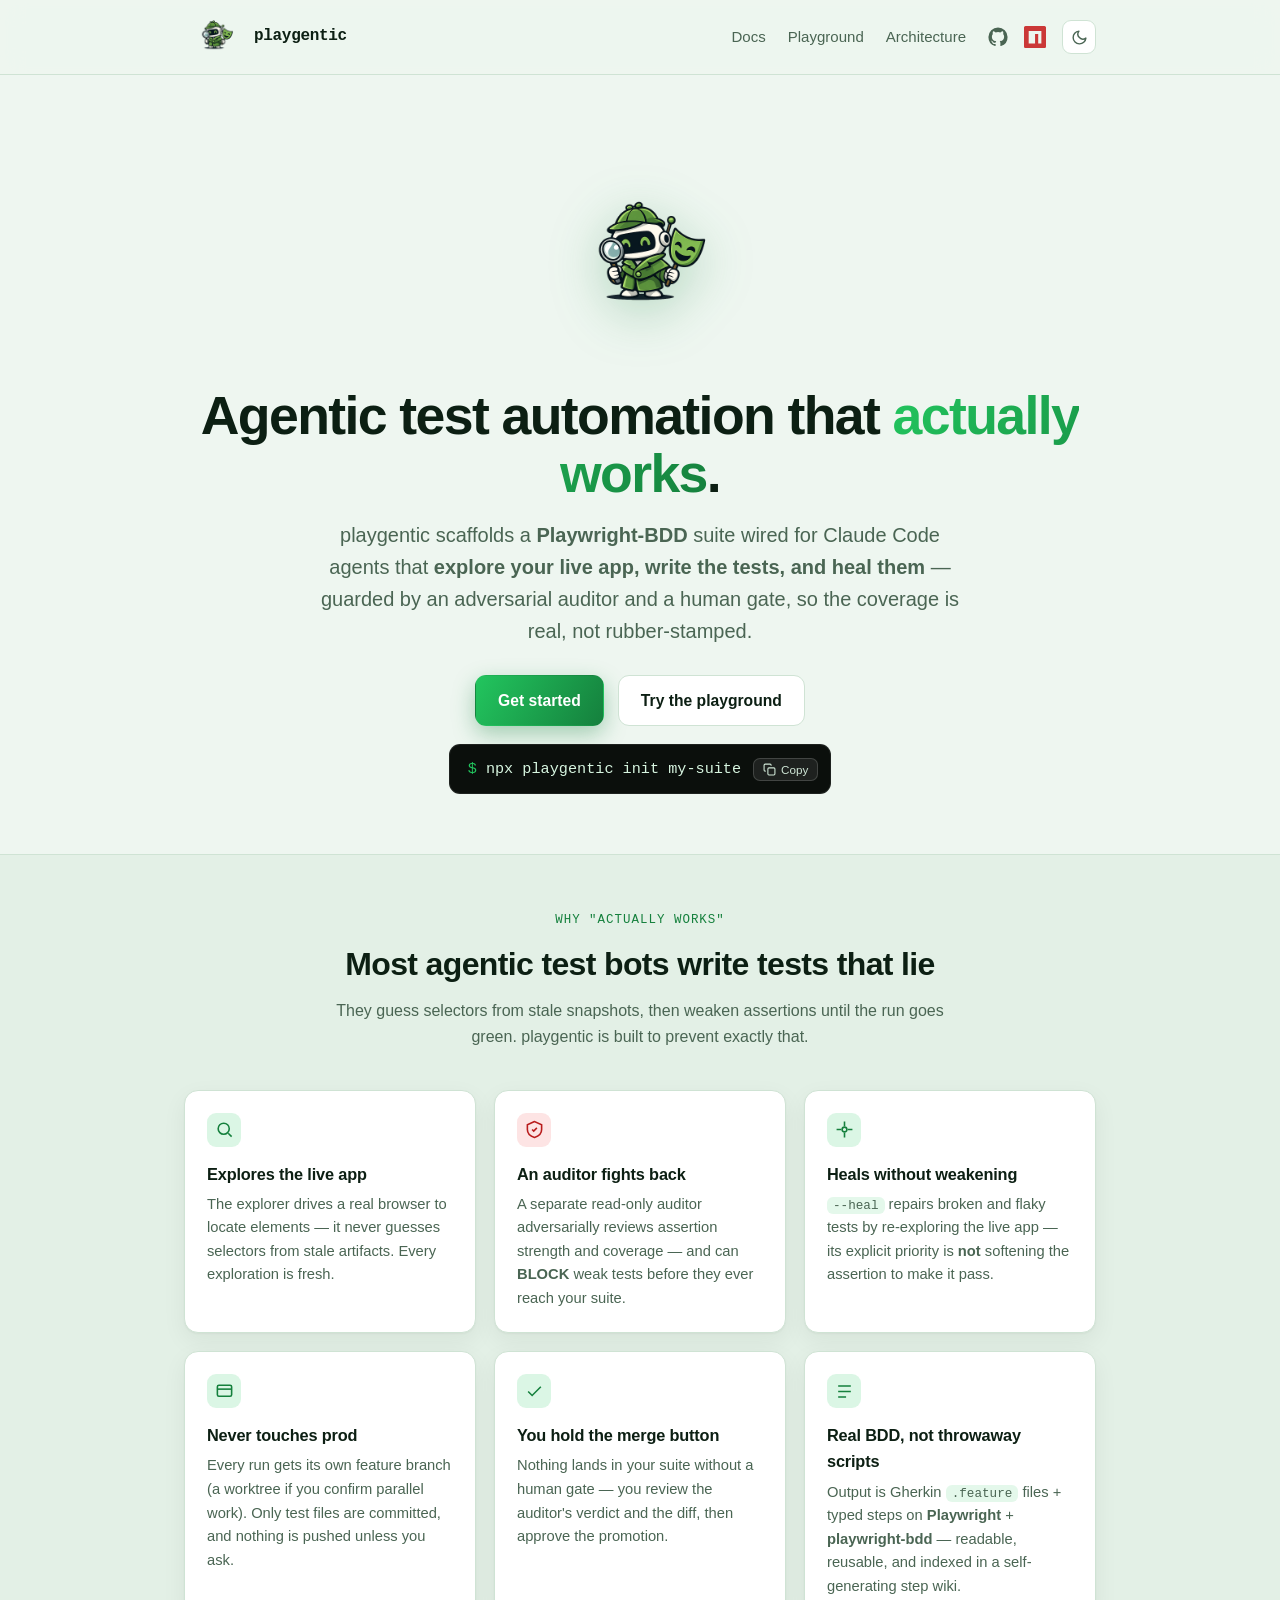
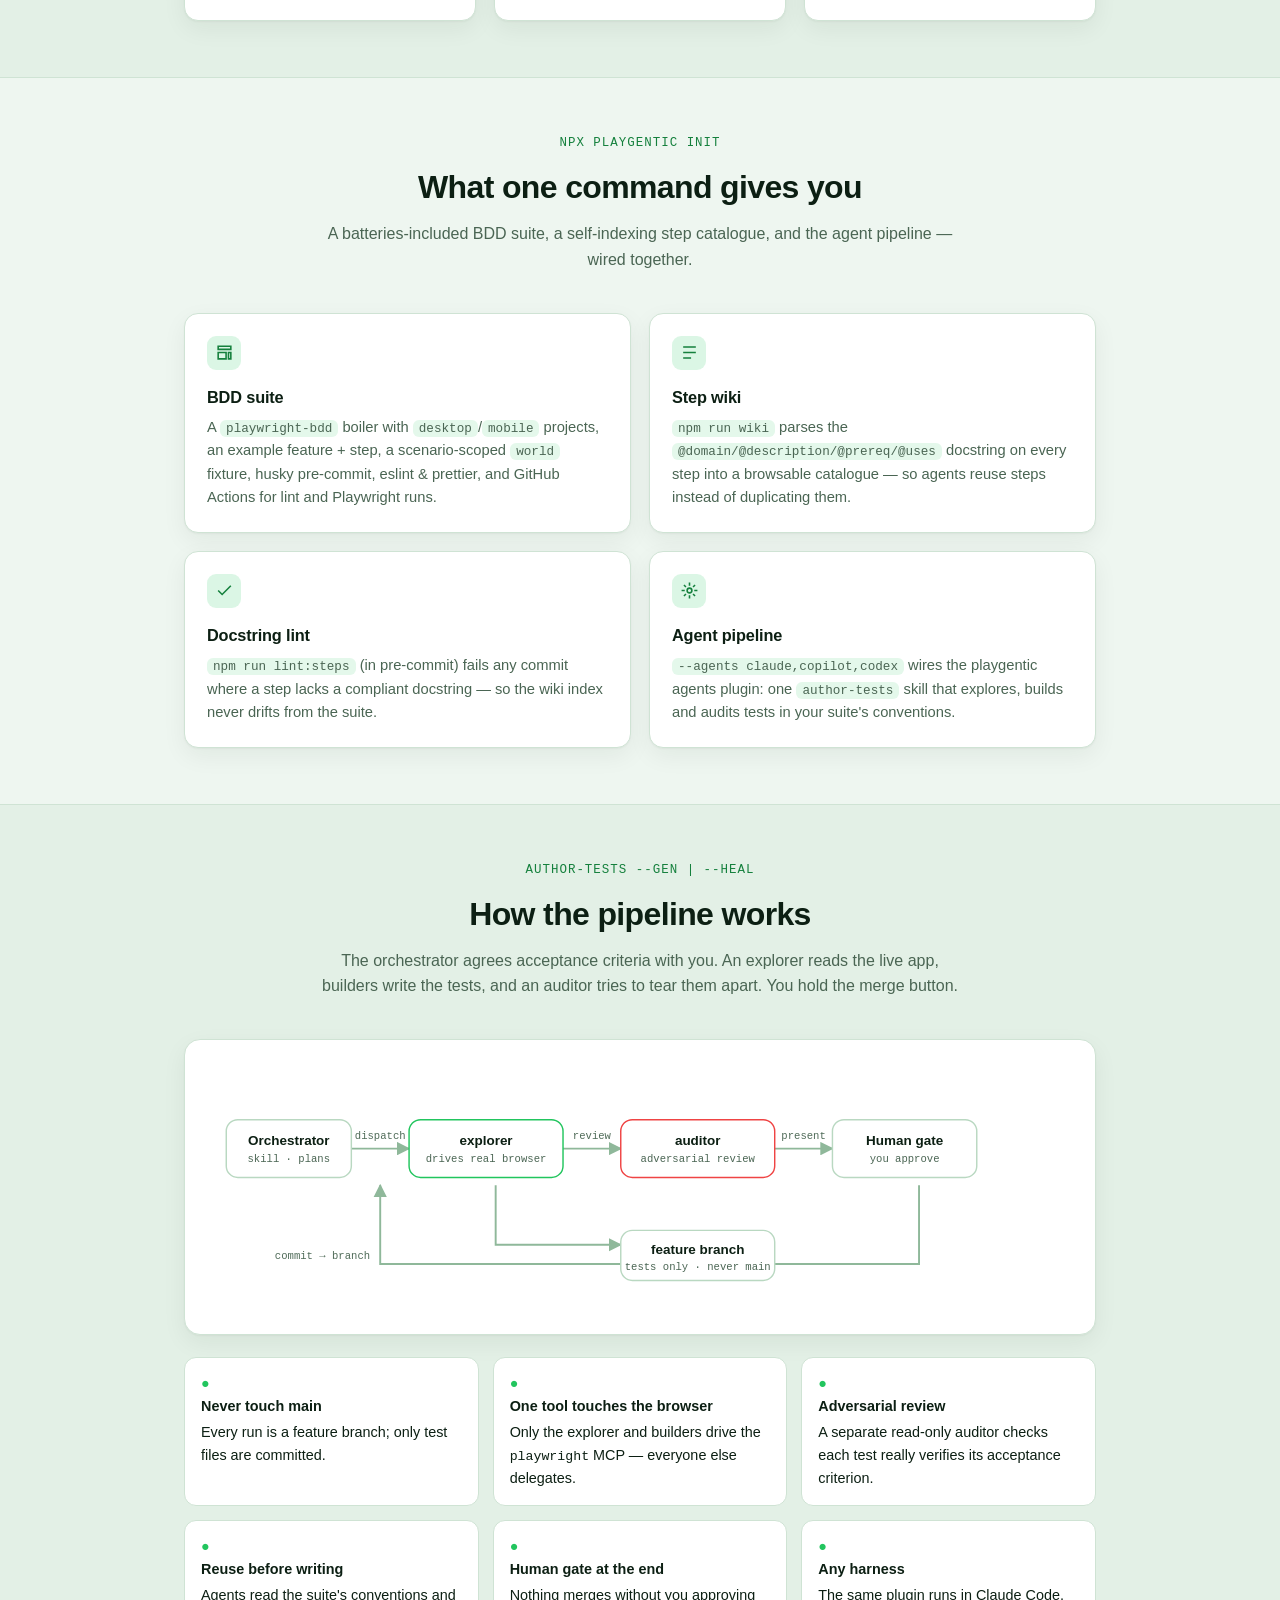
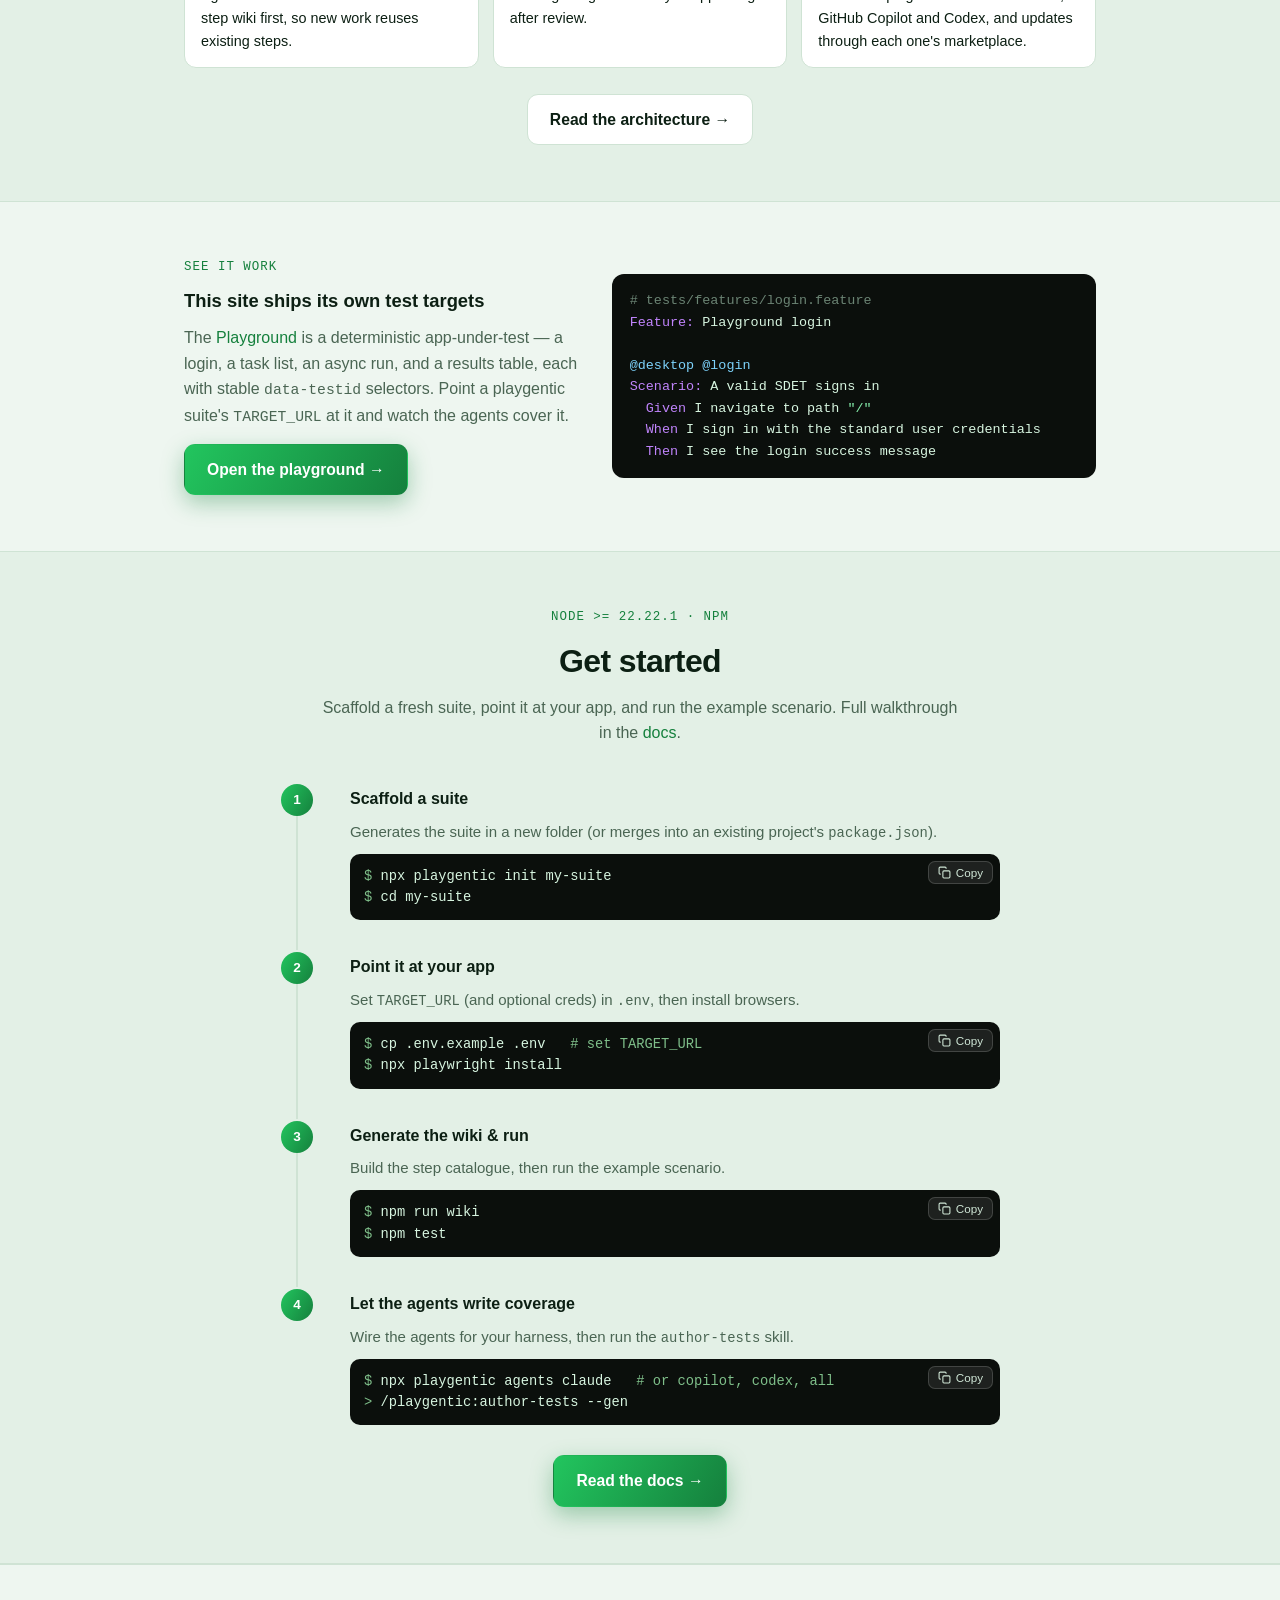
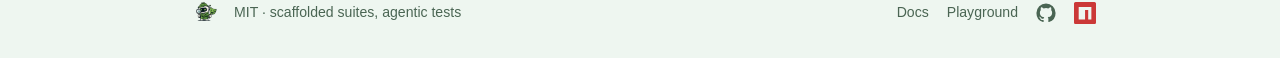
<file: index.html>
<!doctype html>
<html lang="en">
  <head>
    <meta charset="utf-8" />
    <meta name="viewport" content="width=device-width, initial-scale=1" />
    <title>playgentic — agentic test automation that actually works</title>
    <meta
      name="description"
      content="playgentic scaffolds a Playwright-BDD suite wired for Claude Code agents that explore your live app, write tests, and heal them — guarded by an adversarial auditor and a human gate. Agentic test automation that actually works."
    />
    <meta name="theme-color" content="#eef6f0" media="(prefers-color-scheme: light)" />
    <meta name="theme-color" content="#0a0d0b" media="(prefers-color-scheme: dark)" />

    <!-- Open Graph / Twitter -->
    <meta property="og:type" content="website" />
    <meta property="og:title" content="playgentic — agentic test automation that actually works" />
    <meta
      property="og:description"
      content="Claude Code agents that write and heal your Playwright-BDD tests — explore the live app, review adversarially, promote only on your approval."
    />
    <meta name="twitter:card" content="summary" />

    <link rel="icon" href="assets/icon.png" />
    <link rel="stylesheet" href="assets/site.css" />
    <script>
      try {
        const t = localStorage.getItem('playgentic-theme');
        if (t === 'light' || t === 'dark') document.documentElement.dataset.theme = t;
      } catch {}
    </script>
  </head>
  <body>
    <!-- ============ NAV ============ -->
    <header class="nav">
      <div class="wrap nav-inner">
        <a class="brand" href="./" aria-label="playgentic home">
          <img class="brand-mark" src="assets/icon.png" alt="" />
          <span>playgentic</span>
        </a>

        <nav class="nav-links" id="menu">
          <a href="docs/">Docs</a>
          <a href="playground/">Playground</a>
          <a href="docs/agent-pipeline.html">Architecture</a>
          <span class="nav-icons">
            <a href="https://github.com/playgentic/playgentic" aria-label="GitHub" target="_blank" rel="noopener">
              <svg class="ico-gh" viewBox="0 0 24 24" fill="currentColor" aria-hidden="true">
                <path
                  d="M12 .5A11.5 11.5 0 0 0 .5 12a11.5 11.5 0 0 0 7.86 10.92c.575.106.785-.25.785-.556 0-.274-.01-1-.015-1.965-3.196.695-3.87-1.54-3.87-1.54-.523-1.33-1.278-1.683-1.278-1.683-1.045-.714.08-.7.08-.7 1.155.082 1.763 1.186 1.763 1.186 1.027 1.76 2.695 1.252 3.35.957.104-.744.402-1.252.732-1.54-2.552-.29-5.236-1.276-5.236-5.68 0-1.255.448-2.28 1.183-3.084-.119-.29-.513-1.46.112-3.043 0 0 .965-.31 3.163 1.178a11 11 0 0 1 5.762 0c2.196-1.488 3.16-1.178 3.16-1.178.626 1.583.232 2.753.114 3.043.737.804 1.18 1.83 1.18 3.084 0 4.415-2.688 5.386-5.25 5.67.413.357.78 1.06.78 2.137 0 1.543-.014 2.787-.014 3.166 0 .308.207.667.79.554A11.5 11.5 0 0 0 23.5 12 11.5 11.5 0 0 0 12 .5Z"
                />
              </svg>
            </a>
            <a href="https://www.npmjs.com/package/playgentic" aria-label="playgentic on npm" target="_blank" rel="noopener">
              <svg class="ico-npm" viewBox="0 0 24 24" fill="#CB3837" aria-hidden="true">
                <path
                  d="M1.763 0C.786 0 0 .786 0 1.763v20.474C0 23.214.786 24 1.763 24h20.474c.977 0 1.763-.786 1.763-1.763V1.763C24 .786 23.214 0 22.237 0zM5.13 5.323l13.837.019-.009 13.836h-3.464l.01-10.382h-3.456L12.08 19.17H5.113z"
                />
              </svg>
            </a>
            <button class="theme-toggle" type="button" aria-label="Toggle color theme">
              <svg class="ico-moon" viewBox="0 0 24 24" fill="none" stroke="currentColor" stroke-width="2" stroke-linecap="round" stroke-linejoin="round" aria-hidden="true"><path d="M21 12.8A9 9 0 1 1 11.2 3a7 7 0 0 0 9.8 9.8Z" /></svg>
              <svg class="ico-sun" viewBox="0 0 24 24" fill="none" stroke="currentColor" stroke-width="2" stroke-linecap="round" aria-hidden="true"><circle cx="12" cy="12" r="4" /><path d="M12 2v2M12 20v2M4.9 4.9l1.4 1.4M17.7 17.7l1.4 1.4M2 12h2M20 12h2M4.9 19.1l1.4-1.4M17.7 6.3l1.4-1.4" /></svg>
            </button>
          </span>
        </nav>

        <button class="nav-toggle" aria-label="Menu" aria-expanded="false">
          <svg viewBox="0 0 24 24" fill="none" stroke="currentColor" stroke-width="2" stroke-linecap="round">
            <path d="M3 6h18M3 12h18M3 18h18" />
          </svg>
        </button>
      </div>
    </header>

    <!-- ============ HERO ============ -->
    <div class="hero">
      <div class="wrap">
        <img class="mark" src="assets/icon.png" alt="playgentic mascot — a detective robot with a magnifying glass and a theatre mask" />
        <h1>Agentic test automation that <span class="grad">actually works</span>.</h1>
        <p class="sub">
          playgentic scaffolds a <b>Playwright-BDD</b> suite wired for Claude Code agents that
          <b>explore your live app, write the tests, and heal them</b> — guarded by an adversarial
          auditor and a human gate, so the coverage is real, not rubber-stamped.
        </p>
        <div class="cta-row">
          <a class="btn btn-primary" href="docs/">Get started</a>
          <a class="btn btn-ghost" href="playground/">Try the playground</a>
        </div>
        <div class="cta-row" style="margin-top: 18px">
          <div class="cmd-pill">
            <span><span class="prompt">$</span> npx playgentic init my-suite</span>
            <button
              class="copy-btn"
              data-copy="npx playgentic init my-suite"
              aria-label="Copy install command"
              style="position: static"
            >
              <svg viewBox="0 0 24 24" fill="none" stroke="currentColor" stroke-width="2" aria-hidden="true">
                <rect x="9" y="9" width="13" height="13" rx="2" />
                <path d="M5 15H4a2 2 0 0 1-2-2V4a2 2 0 0 1 2-2h9a2 2 0 0 1 2 2v1" />
              </svg>
              <span class="copy-label">Copy</span>
            </button>
          </div>
        </div>
      </div>
    </div>

    <!-- ============ WHY IT ACTUALLY WORKS ============ -->
    <section class="alt" id="why">
      <div class="wrap">
        <div class="sec-head">
          <div class="kicker">why "actually works"</div>
          <h2>Most agentic test bots write tests that lie</h2>
          <p>They guess selectors from stale snapshots, then weaken assertions until the run goes green. playgentic is built to prevent exactly that.</p>
        </div>
        <div class="grid cols-3">
          <div class="card">
            <div class="ic">
              <svg viewBox="0 0 24 24" fill="none" stroke="currentColor" stroke-width="2" aria-hidden="true">
                <circle cx="11" cy="11" r="7" />
                <path d="m21 21-4.3-4.3" />
              </svg>
            </div>
            <h3>Explores the live app</h3>
            <p>The explorer drives a real browser to locate elements — it never guesses selectors from stale artifacts. Every exploration is fresh.</p>
          </div>
          <div class="card">
            <div class="ic fail">
              <svg viewBox="0 0 24 24" fill="none" stroke="currentColor" stroke-width="2" aria-hidden="true">
                <path d="M12 2 3 6v6c0 5 3.8 8.5 9 10 5.2-1.5 9-5 9-10V6z" />
                <path d="M9 12l2 2 4-4" />
              </svg>
            </div>
            <h3>An auditor fights back</h3>
            <p>A separate read-only auditor adversarially reviews assertion strength and coverage — and can <b>BLOCK</b> weak tests before they ever reach your suite.</p>
          </div>
          <div class="card">
            <div class="ic">
              <svg viewBox="0 0 24 24" fill="none" stroke="currentColor" stroke-width="2" aria-hidden="true">
                <path d="M12 2v6m0 8v6M2 12h6m8 0h6" />
                <circle cx="12" cy="12" r="3" />
              </svg>
            </div>
            <h3>Heals without weakening</h3>
            <p><code>--heal</code> repairs broken and flaky tests by re-exploring the live app — its explicit priority is <b>not</b> softening the assertion to make it pass.</p>
          </div>
          <div class="card">
            <div class="ic">
              <svg viewBox="0 0 24 24" fill="none" stroke="currentColor" stroke-width="2" aria-hidden="true">
                <rect x="3" y="4" width="18" height="14" rx="2" />
                <path d="M3 9h18" />
              </svg>
            </div>
            <h3>Never touches prod</h3>
            <p>Every run gets its own feature branch (a worktree if you confirm parallel work). Only test files are committed, and nothing is pushed unless you ask.</p>
          </div>
          <div class="card">
            <div class="ic">
              <svg viewBox="0 0 24 24" fill="none" stroke="currentColor" stroke-width="2" aria-hidden="true">
                <path d="M20 6 9 17l-5-5" />
              </svg>
            </div>
            <h3>You hold the merge button</h3>
            <p>Nothing lands in your suite without a human gate — you review the auditor's verdict and the diff, then approve the promotion.</p>
          </div>
          <div class="card">
            <div class="ic">
              <svg viewBox="0 0 24 24" fill="none" stroke="currentColor" stroke-width="2" aria-hidden="true">
                <path d="M4 5h16M4 12h16M4 19h10" />
              </svg>
            </div>
            <h3>Real BDD, not throwaway scripts</h3>
            <p>Output is Gherkin <code>.feature</code> files + typed steps on <b>Playwright</b> + <b>playwright-bdd</b> — readable, reusable, and indexed in a self-generating step wiki.</p>
          </div>
        </div>
      </div>
    </section>

    <!-- ============ WHAT YOU GET ============ -->
    <section id="features">
      <div class="wrap">
        <div class="sec-head">
          <div class="kicker">npx playgentic init</div>
          <h2>What one command gives you</h2>
          <p>A batteries-included BDD suite, a self-indexing step catalogue, and the agent pipeline — wired together.</p>
        </div>
        <div class="grid">
          <div class="card">
            <div class="ic">
              <svg viewBox="0 0 24 24" fill="none" stroke="currentColor" stroke-width="2" aria-hidden="true">
                <path d="M4 4h16v4H4zM4 12h10v8H4zM17 12h3v8h-3z" />
              </svg>
            </div>
            <h3>BDD suite</h3>
            <p>
              A <code>playwright-bdd</code> boiler with <code>desktop</code>/<code>mobile</code> projects, an
              example feature + step, a scenario-scoped <code>world</code> fixture, husky pre-commit, eslint &amp; prettier,
              and GitHub Actions for lint and Playwright runs.
            </p>
          </div>
          <div class="card">
            <div class="ic">
              <svg viewBox="0 0 24 24" fill="none" stroke="currentColor" stroke-width="2" aria-hidden="true">
                <path d="M4 5h16M4 12h16M4 19h10" />
              </svg>
            </div>
            <h3>Step wiki</h3>
            <p>
              <code>npm run wiki</code> parses the <code>@domain/@description/@prereq/@uses</code> docstring on
              every step into a browsable catalogue — so agents reuse steps instead of duplicating them.
            </p>
          </div>
          <div class="card">
            <div class="ic">
              <svg viewBox="0 0 24 24" fill="none" stroke="currentColor" stroke-width="2" aria-hidden="true">
                <path d="M20 6 9 17l-5-5" />
              </svg>
            </div>
            <h3>Docstring lint</h3>
            <p>
              <code>npm run lint:steps</code> (in pre-commit) fails any commit where a step lacks a compliant
              docstring — so the wiki index never drifts from the suite.
            </p>
          </div>
          <div class="card">
            <div class="ic">
              <svg viewBox="0 0 24 24" fill="none" stroke="currentColor" stroke-width="2" aria-hidden="true">
                <circle cx="12" cy="12" r="3" />
                <path d="M12 2v4M12 18v4M2 12h4M18 12h4M5 5l2.5 2.5M16.5 16.5 19 19M19 5l-2.5 2.5M7.5 16.5 5 19" />
              </svg>
            </div>
            <h3>Agent pipeline</h3>
            <p>
              <code>--agents claude,copilot,codex</code> wires the playgentic agents plugin: one <code>author-tests</code>
              skill that explores, builds and audits tests in your suite's conventions.
            </p>
          </div>
        </div>
      </div>
    </section>

    <!-- ============ HIGH-LEVEL AGENT DESIGN ============ -->
    <section class="alt" id="pipeline">
      <div class="wrap">
        <div class="sec-head">
          <div class="kicker">author-tests --gen | --heal</div>
          <h2>How the pipeline works</h2>
          <p>The orchestrator agrees acceptance criteria with you. An explorer reads the live app, builders write the tests, and an auditor tries to tear them apart. You hold the merge button.</p>
        </div>

        <div class="diagram-card">
          <svg viewBox="0 0 900 260" role="img" aria-label="playgentic agent pipeline: orchestrator to explorer to auditor to human gate to promoted tests">
            <defs>
              <marker id="arrow" viewBox="0 0 10 10" refX="9" refY="5" markerWidth="7" markerHeight="7" orient="auto-start-reverse">
                <path d="M0 0 L10 5 L0 10 z" />
              </marker>
            </defs>

            <path class="arch-edge" marker-end="url(#arrow)" d="M150 90 H210" />
            <path class="arch-edge" marker-end="url(#arrow)" d="M370 90 H430" />
            <path class="arch-edge" marker-end="url(#arrow)" d="M590 90 H650" />
            <path class="arch-edge" marker-end="url(#arrow)" d="M300 128 V190 H430" />
            <path class="arch-edge" marker-end="url(#arrow)" d="M740 128 V210 H180 V128" />

            <g>
              <rect class="arch-node" x="20" y="60" width="130" height="60" rx="12" />
              <text class="arch-lbl" x="85" y="86" text-anchor="middle">Orchestrator</text>
              <text class="arch-sub" x="85" y="104" text-anchor="middle">skill · plans</text>
            </g>
            <g>
              <rect class="arch-node pass" x="210" y="60" width="160" height="60" rx="12" />
              <text class="arch-lbl" x="290" y="86" text-anchor="middle">explorer</text>
              <text class="arch-sub" x="290" y="104" text-anchor="middle">drives real browser</text>
            </g>
            <g>
              <rect class="arch-node fail" x="430" y="60" width="160" height="60" rx="12" />
              <text class="arch-lbl" x="510" y="86" text-anchor="middle">auditor</text>
              <text class="arch-sub" x="510" y="104" text-anchor="middle">adversarial review</text>
            </g>
            <g>
              <rect class="arch-node" x="650" y="60" width="150" height="60" rx="12" />
              <text class="arch-lbl" x="725" y="86" text-anchor="middle">Human gate</text>
              <text class="arch-sub" x="725" y="104" text-anchor="middle">you approve</text>
            </g>
            <g>
              <rect class="arch-node" x="430" y="175" width="160" height="52" rx="12" />
              <text class="arch-lbl" x="510" y="200" text-anchor="middle">feature branch</text>
              <text class="arch-sub" x="510" y="216" text-anchor="middle">tests only · never main</text>
            </g>

            <text class="arch-elabel" x="180" y="80" text-anchor="middle">dispatch</text>
            <text class="arch-elabel" x="400" y="80" text-anchor="middle">review</text>
            <text class="arch-elabel" x="620" y="80" text-anchor="middle">present</text>
            <text class="arch-elabel" x="120" y="205" text-anchor="middle">commit → branch</text>
          </svg>
        </div>

        <div class="principles">
          <div class="principle"><span class="dot">●</span> <b>Never touch main</b> Every run is a feature branch; only test files are committed.</div>
          <div class="principle"><span class="dot">●</span> <b>One tool touches the browser</b> Only the explorer and builders drive the <code>playwright</code> MCP — everyone else delegates.</div>
          <div class="principle"><span class="dot">●</span> <b>Adversarial review</b> A separate read-only auditor checks each test really verifies its acceptance criterion.</div>
          <div class="principle"><span class="dot">●</span> <b>Reuse before writing</b> Agents read the suite's conventions and step wiki first, so new work reuses existing steps.</div>
          <div class="principle"><span class="dot">●</span> <b>Human gate at the end</b> Nothing merges without you approving after review.</div>
          <div class="principle"><span class="dot">●</span> <b>Any harness</b> The same plugin runs in Claude Code, GitHub Copilot and Codex, and updates through each one's marketplace.</div>
        </div>

        <div style="text-align: center; margin-top: 26px">
          <a class="btn btn-ghost" href="docs/agent-pipeline.html">Read the architecture →</a>
        </div>
      </div>
    </section>

    <!-- ============ TEST TARGET / PLAYGROUND TEASER ============ -->
    <section id="target">
      <div class="wrap">
        <div class="example-split">
          <div>
            <div class="kicker">see it work</div>
            <h3>This site ships its own test targets</h3>
            <p>
              The <a href="playground/">Playground</a> is a deterministic app-under-test — a login, a task list,
              an async run, and a results table, each with stable <code class="mono">data-testid</code> selectors.
              Point a playgentic suite's <code>TARGET_URL</code> at it and watch the agents cover it.
            </p>
            <a class="btn btn-primary" href="playground/">Open the playground →</a>
          </div>
          <div>
            <pre class="code"><span class="cm"># tests/features/login.feature</span>
<span class="kw">Feature:</span> Playground login

<span class="tag">@desktop @login</span>
<span class="kw">Scenario:</span> A valid SDET signs in
  <span class="kw">Given</span> I navigate to path <span class="str">"/"</span>
  <span class="kw">When</span> I sign in with the standard user credentials
  <span class="kw">Then</span> I see the login success message</pre>
          </div>
        </div>
      </div>
    </section>

    <!-- ============ GET STARTED ============ -->
    <section class="alt" id="install">
      <div class="wrap">
        <div class="sec-head">
          <div class="kicker">node &gt;= 22.22.1 · npm</div>
          <h2>Get started</h2>
          <p>Scaffold a fresh suite, point it at your app, and run the example scenario. Full walkthrough in the <a href="docs/">docs</a>.</p>
        </div>

        <ol class="steps">
          <li>
            <h3>Scaffold a suite</h3>
            <p>Generates the suite in a new folder (or merges into an existing project's <code>package.json</code>).</p>
            <div class="cmd-block">
              <pre class="cmd"><span class="c">$</span> npx playgentic init my-suite
<span class="c">$</span> cd my-suite</pre>
              <button class="copy-btn" data-copy="npx playgentic init my-suite&#10;cd my-suite" aria-label="Copy">
                <svg viewBox="0 0 24 24" fill="none" stroke="currentColor" stroke-width="2" aria-hidden="true">
                  <rect x="9" y="9" width="13" height="13" rx="2" />
                  <path d="M5 15H4a2 2 0 0 1-2-2V4a2 2 0 0 1 2-2h9a2 2 0 0 1 2 2v1" />
                </svg>
                <span class="copy-label">Copy</span>
              </button>
            </div>
          </li>
          <li>
            <h3>Point it at your app</h3>
            <p>Set <code>TARGET_URL</code> (and optional creds) in <code>.env</code>, then install browsers.</p>
            <div class="cmd-block">
              <pre class="cmd"><span class="c">$</span> cp .env.example .env   <span class="c"># set TARGET_URL</span>
<span class="c">$</span> npx playwright install</pre>
              <button class="copy-btn" data-copy="cp .env.example .env&#10;npx playwright install" aria-label="Copy">
                <svg viewBox="0 0 24 24" fill="none" stroke="currentColor" stroke-width="2" aria-hidden="true">
                  <rect x="9" y="9" width="13" height="13" rx="2" />
                  <path d="M5 15H4a2 2 0 0 1-2-2V4a2 2 0 0 1 2-2h9a2 2 0 0 1 2 2v1" />
                </svg>
                <span class="copy-label">Copy</span>
              </button>
            </div>
          </li>
          <li>
            <h3>Generate the wiki &amp; run</h3>
            <p>Build the step catalogue, then run the example scenario.</p>
            <div class="cmd-block">
              <pre class="cmd"><span class="c">$</span> npm run wiki
<span class="c">$</span> npm test</pre>
              <button class="copy-btn" data-copy="npm run wiki&#10;npm test" aria-label="Copy">
                <svg viewBox="0 0 24 24" fill="none" stroke="currentColor" stroke-width="2" aria-hidden="true">
                  <rect x="9" y="9" width="13" height="13" rx="2" />
                  <path d="M5 15H4a2 2 0 0 1-2-2V4a2 2 0 0 1 2-2h9a2 2 0 0 1 2 2v1" />
                </svg>
                <span class="copy-label">Copy</span>
              </button>
            </div>
          </li>
          <li>
            <h3>Let the agents write coverage</h3>
            <p>Wire the agents for your harness, then run the <code>author-tests</code> skill.</p>
            <div class="cmd-block">
              <pre class="cmd"><span class="c">$</span> npx playgentic agents claude   <span class="c"># or copilot, codex, all</span>
<span class="c">&gt;</span> /playgentic:author-tests --gen</pre>
              <button class="copy-btn" data-copy="npx playgentic agents claude" aria-label="Copy">
                <svg viewBox="0 0 24 24" fill="none" stroke="currentColor" stroke-width="2" aria-hidden="true">
                  <rect x="9" y="9" width="13" height="13" rx="2" />
                  <path d="M5 15H4a2 2 0 0 1-2-2V4a2 2 0 0 1 2-2h9a2 2 0 0 1 2 2v1" />
                </svg>
                <span class="copy-label">Copy</span>
              </button>
            </div>
          </li>
        </ol>

        <div style="text-align: center; margin-top: 30px">
          <a class="btn btn-primary" href="docs/">Read the docs →</a>
        </div>
      </div>
    </section>

    <!-- ============ FOOTER ============ -->
    <footer>
      <div class="wrap footer-inner">
        <span class="footer-brand">
          <img src="assets/icon.png" alt="" />
          <span>MIT · scaffolded suites, agentic tests</span>
        </span>
        <span class="footer-links">
          <a href="docs/">Docs</a>
          <a href="playground/">Playground</a>
          <a href="https://github.com/playgentic/playgentic" target="_blank" rel="noopener" aria-label="GitHub">
            <svg class="ico-gh" viewBox="0 0 24 24" fill="currentColor" aria-hidden="true">
              <path d="M12 .5A11.5 11.5 0 0 0 .5 12a11.5 11.5 0 0 0 7.86 10.92c.575.106.785-.25.785-.556 0-.274-.01-1-.015-1.965-3.196.695-3.87-1.54-3.87-1.54-.523-1.33-1.278-1.683-1.278-1.683-1.045-.714.08-.7.08-.7 1.155.082 1.763 1.186 1.763 1.186 1.027 1.76 2.695 1.252 3.35.957.104-.744.402-1.252.732-1.54-2.552-.29-5.236-1.276-5.236-5.68 0-1.255.448-2.28 1.183-3.084-.119-.29-.513-1.46.112-3.043 0 0 .965-.31 3.163 1.178a11 11 0 0 1 5.762 0c2.196-1.488 3.16-1.178 3.16-1.178.626 1.583.232 2.753.114 3.043.737.804 1.18 1.83 1.18 3.084 0 4.415-2.688 5.386-5.25 5.67.413.357.78 1.06.78 2.137 0 1.543-.014 2.787-.014 3.166 0 .308.207.667.79.554A11.5 11.5 0 0 0 23.5 12 11.5 11.5 0 0 0 12 .5Z" />
            </svg>
          </a>
          <a href="https://www.npmjs.com/package/playgentic" target="_blank" rel="noopener" aria-label="npm">
            <svg class="ico-npm" viewBox="0 0 24 24" fill="#CB3837" aria-hidden="true">
              <path d="M1.763 0C.786 0 0 .786 0 1.763v20.474C0 23.214.786 24 1.763 24h20.474c.977 0 1.763-.786 1.763-1.763V1.763C24 .786 23.214 0 22.237 0zM5.13 5.323l13.837.019-.009 13.836h-3.464l.01-10.382h-3.456L12.08 19.17H5.113z" />
            </svg>
          </a>
        </span>
      </div>
    </footer>

    <script src="assets/site.js"></script>
  </body>
</html>
</file>
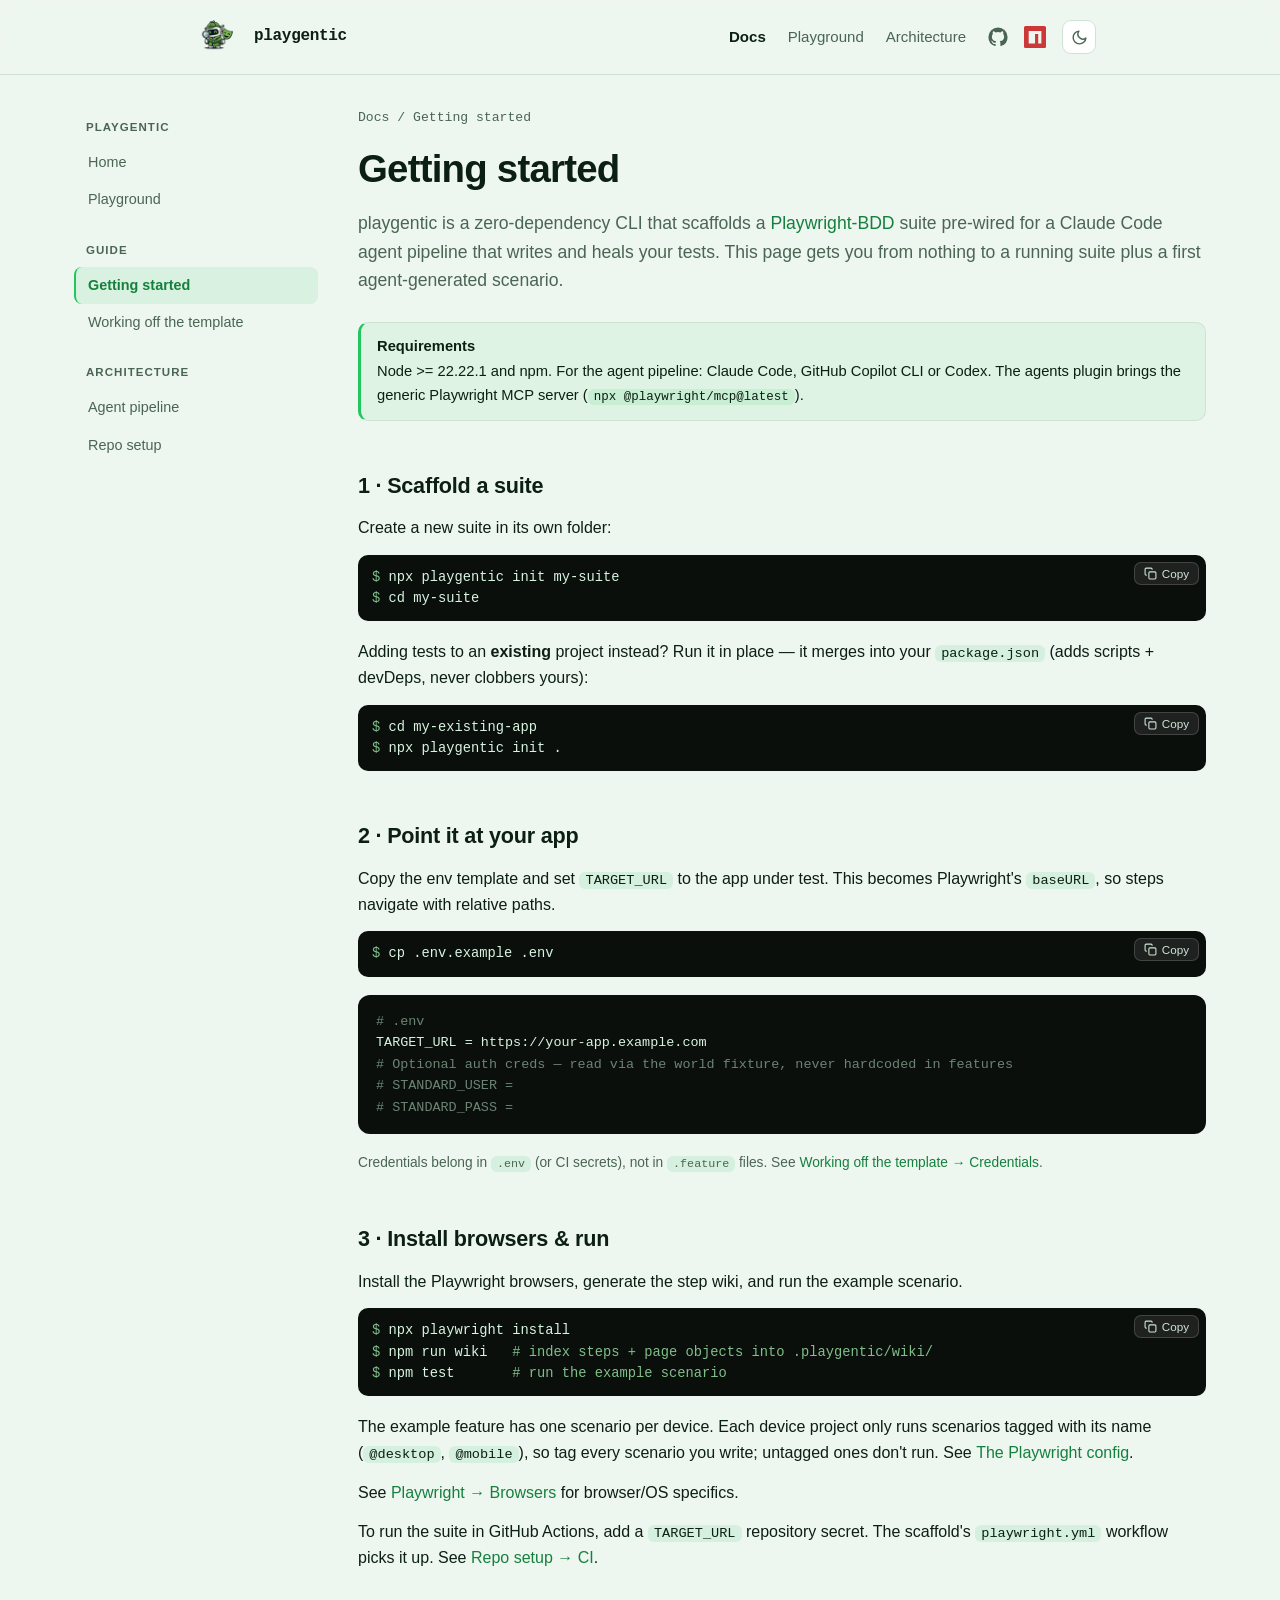
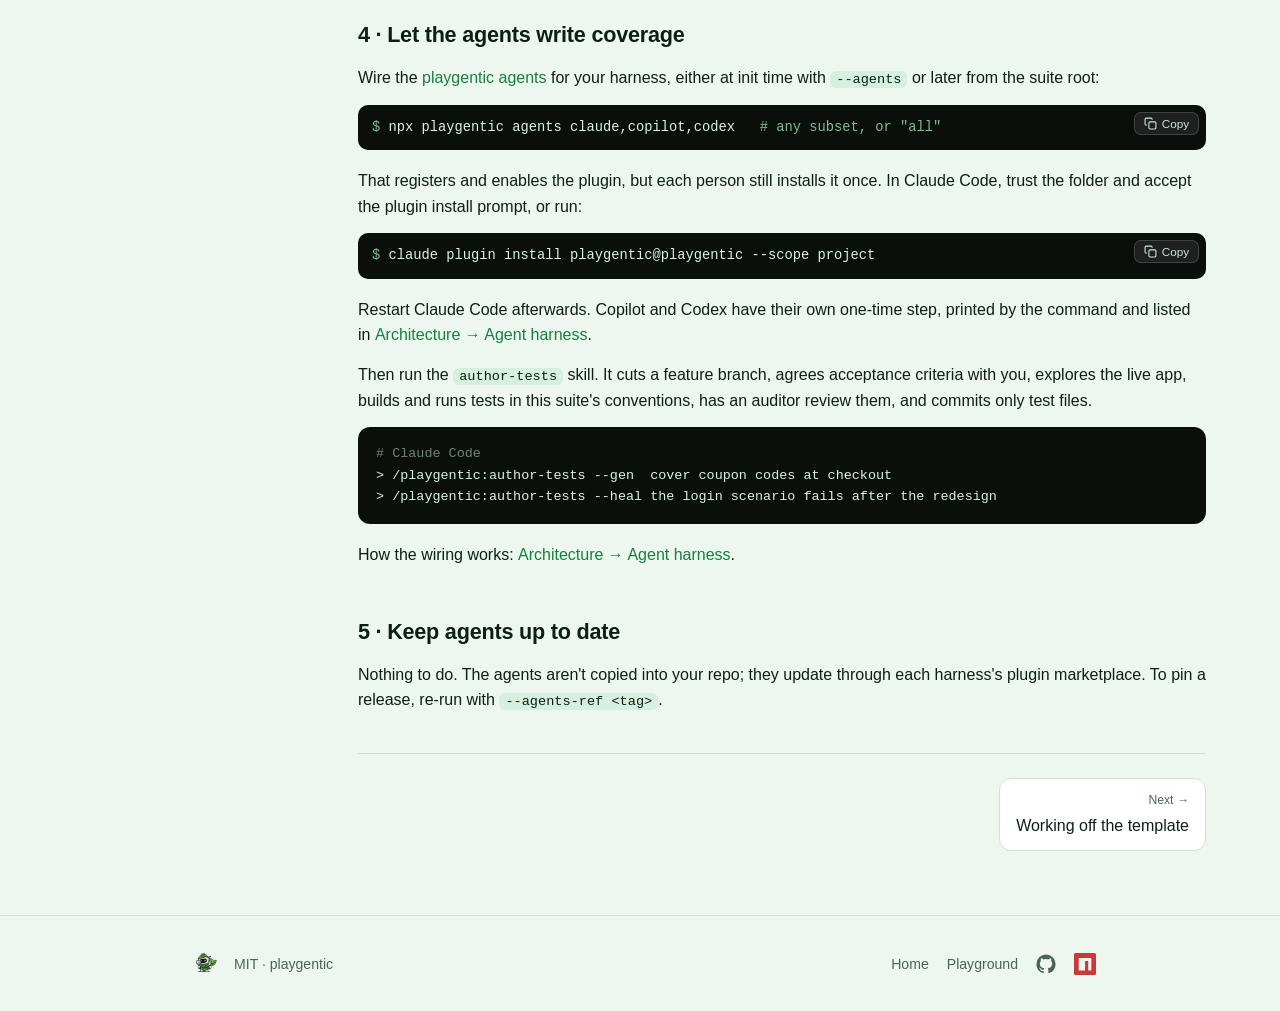
<file: docs/index.html>
<!doctype html>
<html lang="en">
  <head>
    <meta charset="utf-8" />
    <meta name="viewport" content="width=device-width, initial-scale=1" />
    <title>Getting started — playgentic docs</title>
    <meta name="description" content="Install playgentic, scaffold a Playwright-BDD suite, point it at your app, and run the agent pipeline." />
    <meta name="theme-color" content="#eef6f0" media="(prefers-color-scheme: light)" />
    <meta name="theme-color" content="#0a0d0b" media="(prefers-color-scheme: dark)" />
    <link rel="icon" href="../assets/icon.png" />
    <link rel="stylesheet" href="../assets/site.css" />
    <script>
      try {
        const t = localStorage.getItem('playgentic-theme');
        if (t === 'light' || t === 'dark') document.documentElement.dataset.theme = t;
      } catch {}
    </script>
  </head>
  <body>
    <header class="nav">
      <div class="wrap nav-inner">
        <a class="brand" href="../" aria-label="playgentic home">
          <img class="brand-mark" src="../assets/icon.png" alt="" />
          <span>playgentic</span>
        </a>
        <nav class="nav-links" id="menu">
          <a href="./" class="active">Docs</a>
          <a href="../playground/">Playground</a>
          <a href="agent-pipeline.html">Architecture</a>
          <span class="nav-icons">
            <a href="https://github.com/playgentic/playgentic" aria-label="GitHub" target="_blank" rel="noopener">
              <svg class="ico-gh" viewBox="0 0 24 24" fill="currentColor" aria-hidden="true"><path d="M12 .5A11.5 11.5 0 0 0 .5 12a11.5 11.5 0 0 0 7.86 10.92c.575.106.785-.25.785-.556 0-.274-.01-1-.015-1.965-3.196.695-3.87-1.54-3.87-1.54-.523-1.33-1.278-1.683-1.278-1.683-1.045-.714.08-.7.08-.7 1.155.082 1.763 1.186 1.763 1.186 1.027 1.76 2.695 1.252 3.35.957.104-.744.402-1.252.732-1.54-2.552-.29-5.236-1.276-5.236-5.68 0-1.255.448-2.28 1.183-3.084-.119-.29-.513-1.46.112-3.043 0 0 .965-.31 3.163 1.178a11 11 0 0 1 5.762 0c2.196-1.488 3.16-1.178 3.16-1.178.626 1.583.232 2.753.114 3.043.737.804 1.18 1.83 1.18 3.084 0 4.415-2.688 5.386-5.25 5.67.413.357.78 1.06.78 2.137 0 1.543-.014 2.787-.014 3.166 0 .308.207.667.79.554A11.5 11.5 0 0 0 23.5 12 11.5 11.5 0 0 0 12 .5Z" /></svg>
            </a>
            <a href="https://www.npmjs.com/package/playgentic" aria-label="playgentic on npm" target="_blank" rel="noopener">
              <svg class="ico-npm" viewBox="0 0 24 24" fill="#CB3837" aria-hidden="true"><path d="M1.763 0C.786 0 0 .786 0 1.763v20.474C0 23.214.786 24 1.763 24h20.474c.977 0 1.763-.786 1.763-1.763V1.763C24 .786 23.214 0 22.237 0zM5.13 5.323l13.837.019-.009 13.836h-3.464l.01-10.382h-3.456L12.08 19.17H5.113z" /></svg>
            </a>
            <button class="theme-toggle" type="button" aria-label="Toggle color theme">
              <svg class="ico-moon" viewBox="0 0 24 24" fill="none" stroke="currentColor" stroke-width="2" stroke-linecap="round" stroke-linejoin="round" aria-hidden="true"><path d="M21 12.8A9 9 0 1 1 11.2 3a7 7 0 0 0 9.8 9.8Z" /></svg>
              <svg class="ico-sun" viewBox="0 0 24 24" fill="none" stroke="currentColor" stroke-width="2" stroke-linecap="round" aria-hidden="true"><circle cx="12" cy="12" r="4" /><path d="M12 2v2M12 20v2M4.9 4.9l1.4 1.4M17.7 17.7l1.4 1.4M2 12h2M20 12h2M4.9 19.1l1.4-1.4M17.7 6.3l1.4-1.4" /></svg>
            </button>
          </span>
        </nav>
        <button class="nav-toggle" aria-label="Menu" aria-expanded="false">
          <svg viewBox="0 0 24 24" fill="none" stroke="currentColor" stroke-width="2" stroke-linecap="round"><path d="M3 6h18M3 12h18M3 18h18" /></svg>
        </button>
      </div>
    </header>

    <div class="wrap">
      <button class="doc-sidebar-toggle" aria-expanded="false">☰ Docs menu</button>
    </div>

    <div class="doc-shell">
      <aside class="doc-sidebar">
        <div class="doc-nav-group">
          <p class="label">playgentic</p>
          <a href="../">Home</a>
          <a href="../playground/">Playground</a>
        </div>
        <div class="doc-nav-group">
          <p class="label">Guide</p>
          <a href="./" class="active">Getting started</a>
          <a href="template.html">Working off the template</a>
        </div>
        <div class="doc-nav-group">
          <p class="label">Architecture</p>
          <a href="agent-pipeline.html">Agent pipeline</a>
          <a href="repo-setup.html">Repo setup</a>
        </div>
      </aside>

      <main class="doc-content">
        <div class="crumbs">Docs / Getting started</div>
        <h1>Getting started</h1>
        <p class="lede">
          playgentic is a zero-dependency CLI that scaffolds a <a href="https://github.com/vitalets/playwright-bdd" target="_blank" rel="noopener">Playwright-BDD</a>
          suite pre-wired for a Claude Code agent pipeline that writes and heals your tests. This page gets you from
          nothing to a running suite plus a first agent-generated scenario.
        </p>

        <div class="callout">
          <b>Requirements</b>
          Node &gt;= 22.22.1 and npm. For the agent pipeline: Claude Code, GitHub Copilot CLI or Codex. The agents plugin
          brings the generic Playwright MCP server (<code>npx @playwright/mcp@latest</code>).
        </div>

        <h2 id="scaffold">1 · Scaffold a suite</h2>
        <p>Create a new suite in its own folder:</p>
        <div class="cmd-block">
          <pre class="cmd"><span class="c">$</span> npx playgentic init my-suite
<span class="c">$</span> cd my-suite</pre>
          <button class="copy-btn" data-copy="npx playgentic init my-suite&#10;cd my-suite" aria-label="Copy"><svg viewBox="0 0 24 24" fill="none" stroke="currentColor" stroke-width="2" aria-hidden="true"><rect x="9" y="9" width="13" height="13" rx="2" /><path d="M5 15H4a2 2 0 0 1-2-2V4a2 2 0 0 1 2-2h9a2 2 0 0 1 2 2v1" /></svg><span class="copy-label">Copy</span></button>
        </div>
        <p>Adding tests to an <b>existing</b> project instead? Run it in place — it merges into your
          <code>package.json</code> (adds scripts + devDeps, never clobbers yours):</p>
        <div class="cmd-block">
          <pre class="cmd"><span class="c">$</span> cd my-existing-app
<span class="c">$</span> npx playgentic init .</pre>
          <button class="copy-btn" data-copy="cd my-existing-app&#10;npx playgentic init ." aria-label="Copy"><svg viewBox="0 0 24 24" fill="none" stroke="currentColor" stroke-width="2" aria-hidden="true"><rect x="9" y="9" width="13" height="13" rx="2" /><path d="M5 15H4a2 2 0 0 1-2-2V4a2 2 0 0 1 2-2h9a2 2 0 0 1 2 2v1" /></svg><span class="copy-label">Copy</span></button>
        </div>

        <h2 id="configure">2 · Point it at your app</h2>
        <p>Copy the env template and set <code>TARGET_URL</code> to the app under test. This becomes Playwright's
          <code>baseURL</code>, so steps navigate with relative paths.</p>
        <div class="cmd-block">
          <pre class="cmd"><span class="c">$</span> cp .env.example .env</pre>
          <button class="copy-btn" data-copy="cp .env.example .env" aria-label="Copy"><svg viewBox="0 0 24 24" fill="none" stroke="currentColor" stroke-width="2" aria-hidden="true"><rect x="9" y="9" width="13" height="13" rx="2" /><path d="M5 15H4a2 2 0 0 1-2-2V4a2 2 0 0 1 2-2h9a2 2 0 0 1 2 2v1" /></svg><span class="copy-label">Copy</span></button>
        </div>
        <pre class="code"><span class="cm"># .env</span>
TARGET_URL = https://your-app.example.com
<span class="cm"># Optional auth creds — read via the world fixture, never hardcoded in features</span>
<span class="cm"># STANDARD_USER = </span>
<span class="cm"># STANDARD_PASS = </span></pre>
        <p class="note">Credentials belong in <code>.env</code> (or CI secrets), not in <code>.feature</code> files.
          See <a href="template.html#credentials">Working off the template → Credentials</a>.</p>

        <h2 id="install-browsers">3 · Install browsers &amp; run</h2>
        <p>Install the Playwright browsers, generate the step wiki, and run the example scenario.</p>
        <div class="cmd-block">
          <pre class="cmd"><span class="c">$</span> npx playwright install
<span class="c">$</span> npm run wiki   <span class="c"># index steps + page objects into .playgentic/wiki/</span>
<span class="c">$</span> npm test       <span class="c"># run the example scenario</span></pre>
          <button class="copy-btn" data-copy="npx playwright install&#10;npm run wiki&#10;npm test" aria-label="Copy"><svg viewBox="0 0 24 24" fill="none" stroke="currentColor" stroke-width="2" aria-hidden="true"><rect x="9" y="9" width="13" height="13" rx="2" /><path d="M5 15H4a2 2 0 0 1-2-2V4a2 2 0 0 1 2-2h9a2 2 0 0 1 2 2v1" /></svg><span class="copy-label">Copy</span></button>
        </div>
        <p>The example feature has one scenario per device. Each device project only runs scenarios tagged with
          its name (<code>@desktop</code>, <code>@mobile</code>), so tag every scenario you write; untagged ones don't
          run. See <a href="template.html#config">The Playwright config</a>.</p>
        <p>See <a href="https://playwright.dev/docs/browsers" target="_blank" rel="noopener">Playwright → Browsers</a>
          for browser/OS specifics.</p>
        <p>To run the suite in GitHub Actions, add a <code>TARGET_URL</code> repository secret. The scaffold's
          <code>playwright.yml</code> workflow picks it up. See <a href="repo-setup.html#ci">Repo setup → CI</a>.</p>

        <h2 id="pipeline">4 · Let the agents write coverage</h2>
        <p>Wire the <a href="https://github.com/playgentic/playgentic-agents">playgentic agents</a> for your harness,
          either at init time with <code>--agents</code> or later from the suite root:</p>
        <div class="cmd-block">
          <pre class="cmd"><span class="c">$</span> npx playgentic agents claude,copilot,codex   <span class="c"># any subset, or "all"</span></pre>
          <button class="copy-btn" data-copy="npx playgentic agents claude,copilot,codex" aria-label="Copy"><svg viewBox="0 0 24 24" fill="none" stroke="currentColor" stroke-width="2" aria-hidden="true"><rect x="9" y="9" width="13" height="13" rx="2" /><path d="M5 15H4a2 2 0 0 1-2-2V4a2 2 0 0 1 2-2h9a2 2 0 0 1 2 2v1" /></svg><span class="copy-label">Copy</span></button>
        </div>
        <p>That registers and enables the plugin, but each person still installs it once. In Claude Code, trust the
          folder and accept the plugin install prompt, or run:</p>
        <div class="cmd-block">
          <pre class="cmd"><span class="c">$</span> claude plugin install playgentic@playgentic --scope project</pre>
          <button class="copy-btn" data-copy="claude plugin install playgentic@playgentic --scope project" aria-label="Copy"><svg viewBox="0 0 24 24" fill="none" stroke="currentColor" stroke-width="2" aria-hidden="true"><rect x="9" y="9" width="13" height="13" rx="2" /><path d="M5 15H4a2 2 0 0 1-2-2V4a2 2 0 0 1 2-2h9a2 2 0 0 1 2 2v1" /></svg><span class="copy-label">Copy</span></button>
        </div>
        <p>Restart Claude Code afterwards. Copilot and Codex have their own one-time step, printed by the command and
          listed in <a href="agent-pipeline.html#wiring">Architecture → Agent harness</a>.</p>
        <p>Then run the <code>author-tests</code> skill. It cuts a feature branch, agrees acceptance criteria with you,
          explores the live app, builds and runs tests in this suite's conventions, has an auditor review them, and commits only test files.</p>
        <pre class="code"><span class="cm"># Claude Code</span>
&gt; /playgentic:author-tests --gen  cover coupon codes at checkout
&gt; /playgentic:author-tests --heal the login scenario fails after the redesign</pre>
        <p>How the wiring works: <a href="agent-pipeline.html">Architecture → Agent harness</a>.</p>

        <h2 id="sync">5 · Keep agents up to date</h2>
        <p>Nothing to do. The agents aren't copied into your repo; they update through each harness's plugin marketplace.
          To pin a release, re-run with <code>--agents-ref &lt;tag&gt;</code>.</p>

        <div class="doc-pager">
          <a class="next" href="template.html">
            <span class="dir">Next →</span>
            Working off the template
          </a>
        </div>
      </main>
    </div>

    <footer>
      <div class="wrap footer-inner">
        <span class="footer-brand"><img src="../assets/icon.png" alt="" /><span>MIT · playgentic</span></span>
        <span class="footer-links">
          <a href="../">Home</a>
          <a href="../playground/">Playground</a>
          <a href="https://github.com/playgentic/playgentic" target="_blank" rel="noopener" aria-label="GitHub"><svg class="ico-gh" viewBox="0 0 24 24" fill="currentColor" aria-hidden="true"><path d="M12 .5A11.5 11.5 0 0 0 .5 12a11.5 11.5 0 0 0 7.86 10.92c.575.106.785-.25.785-.556 0-.274-.01-1-.015-1.965-3.196.695-3.87-1.54-3.87-1.54-.523-1.33-1.278-1.683-1.278-1.683-1.045-.714.08-.7.08-.7 1.155.082 1.763 1.186 1.763 1.186 1.027 1.76 2.695 1.252 3.35.957.104-.744.402-1.252.732-1.54-2.552-.29-5.236-1.276-5.236-5.68 0-1.255.448-2.28 1.183-3.084-.119-.29-.513-1.46.112-3.043 0 0 .965-.31 3.163 1.178a11 11 0 0 1 5.762 0c2.196-1.488 3.16-1.178 3.16-1.178.626 1.583.232 2.753.114 3.043.737.804 1.18 1.83 1.18 3.084 0 4.415-2.688 5.386-5.25 5.67.413.357.78 1.06.78 2.137 0 1.543-.014 2.787-.014 3.166 0 .308.207.667.79.554A11.5 11.5 0 0 0 23.5 12 11.5 11.5 0 0 0 12 .5Z" /></svg></a>
          <a href="https://www.npmjs.com/package/playgentic" target="_blank" rel="noopener" aria-label="npm"><svg class="ico-npm" viewBox="0 0 24 24" fill="#CB3837" aria-hidden="true"><path d="M1.763 0C.786 0 0 .786 0 1.763v20.474C0 23.214.786 24 1.763 24h20.474c.977 0 1.763-.786 1.763-1.763V1.763C24 .786 23.214 0 22.237 0zM5.13 5.323l13.837.019-.009 13.836h-3.464l.01-10.382h-3.456L12.08 19.17H5.113z" /></svg></a>
        </span>
      </div>
    </footer>

    <script src="../assets/site.js"></script>
  </body>
</html>
</file>
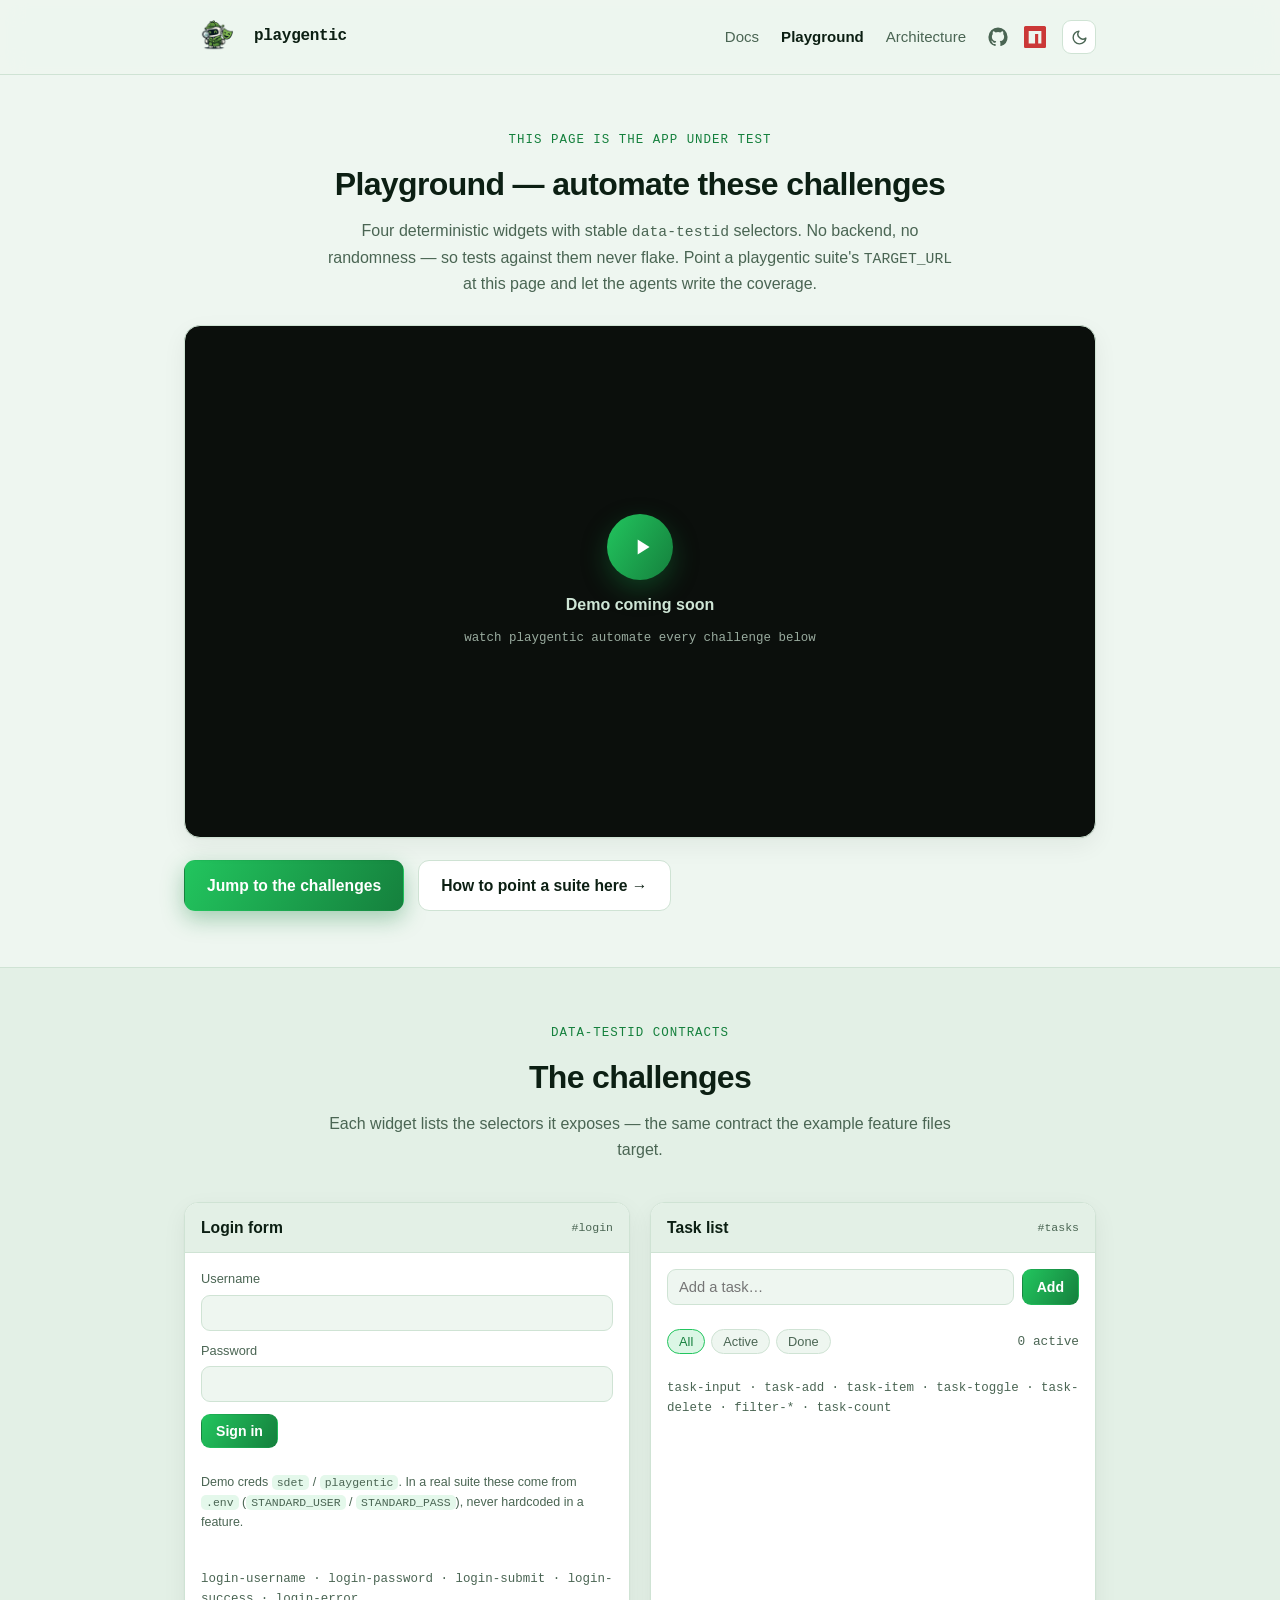
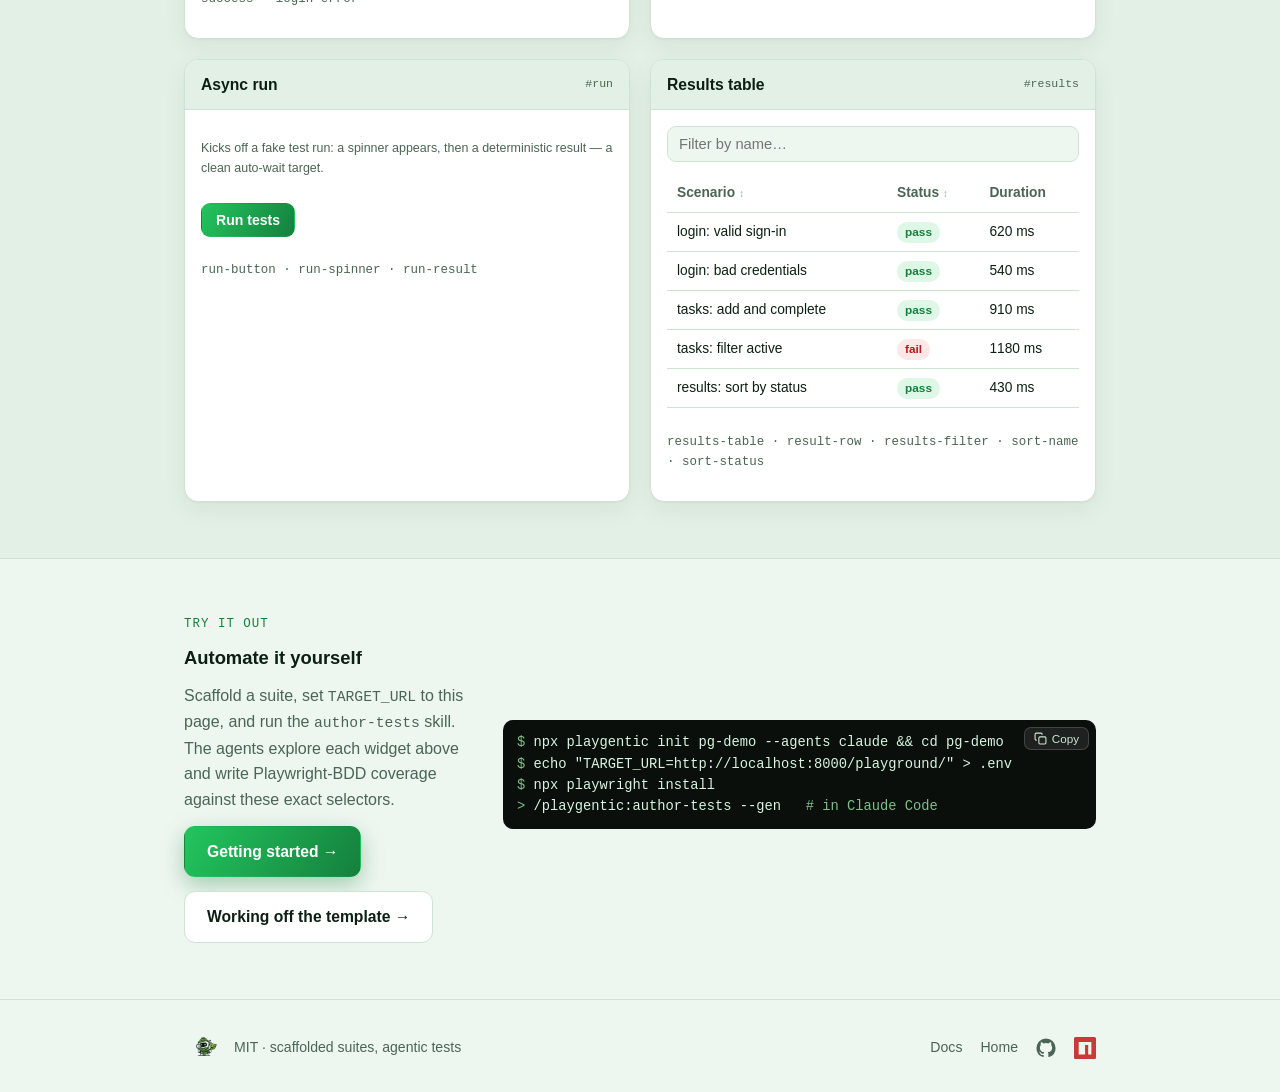
<file: playground/index.html>
<!doctype html>
<html lang="en">
  <head>
    <meta charset="utf-8" />
    <meta name="viewport" content="width=device-width, initial-scale=1" />
    <title>Playground — playgentic</title>
    <meta
      name="description"
      content="A deterministic app-under-test for playgentic: login, task list, async run, and a results table — each with stable data-testid selectors. Point TARGET_URL here and let the agents cover it."
    />
    <meta name="theme-color" content="#eef6f0" media="(prefers-color-scheme: light)" />
    <meta name="theme-color" content="#0a0d0b" media="(prefers-color-scheme: dark)" />
    <meta property="og:type" content="website" />
    <meta property="og:title" content="Playground — playgentic" />
    <meta property="og:description" content="A deterministic app-under-test with stable data-testid selectors — the challenges playgentic automates." />
    <meta name="twitter:card" content="summary" />

    <link rel="icon" href="../assets/icon.png" />
    <link rel="stylesheet" href="../assets/site.css" />
    <script>
      try {
        const t = localStorage.getItem('playgentic-theme');
        if (t === 'light' || t === 'dark') document.documentElement.dataset.theme = t;
      } catch {}
    </script>
  </head>
  <body>
    <!-- ============ NAV ============ -->
    <header class="nav">
      <div class="wrap nav-inner">
        <a class="brand" href="../" aria-label="playgentic home">
          <img class="brand-mark" src="../assets/icon.png" alt="" />
          <span>playgentic</span>
        </a>

        <nav class="nav-links" id="menu">
          <a href="../docs/">Docs</a>
          <a href="./" class="active">Playground</a>
          <a href="../docs/agent-pipeline.html">Architecture</a>
          <span class="nav-icons">
            <a href="https://github.com/playgentic/playgentic" aria-label="GitHub" target="_blank" rel="noopener">
              <svg class="ico-gh" viewBox="0 0 24 24" fill="currentColor" aria-hidden="true">
                <path d="M12 .5A11.5 11.5 0 0 0 .5 12a11.5 11.5 0 0 0 7.86 10.92c.575.106.785-.25.785-.556 0-.274-.01-1-.015-1.965-3.196.695-3.87-1.54-3.87-1.54-.523-1.33-1.278-1.683-1.278-1.683-1.045-.714.08-.7.08-.7 1.155.082 1.763 1.186 1.763 1.186 1.027 1.76 2.695 1.252 3.35.957.104-.744.402-1.252.732-1.54-2.552-.29-5.236-1.276-5.236-5.68 0-1.255.448-2.28 1.183-3.084-.119-.29-.513-1.46.112-3.043 0 0 .965-.31 3.163 1.178a11 11 0 0 1 5.762 0c2.196-1.488 3.16-1.178 3.16-1.178.626 1.583.232 2.753.114 3.043.737.804 1.18 1.83 1.18 3.084 0 4.415-2.688 5.386-5.25 5.67.413.357.78 1.06.78 2.137 0 1.543-.014 2.787-.014 3.166 0 .308.207.667.79.554A11.5 11.5 0 0 0 23.5 12 11.5 11.5 0 0 0 12 .5Z" />
              </svg>
            </a>
            <a href="https://www.npmjs.com/package/playgentic" aria-label="playgentic on npm" target="_blank" rel="noopener">
              <svg class="ico-npm" viewBox="0 0 24 24" fill="#CB3837" aria-hidden="true">
                <path d="M1.763 0C.786 0 0 .786 0 1.763v20.474C0 23.214.786 24 1.763 24h20.474c.977 0 1.763-.786 1.763-1.763V1.763C24 .786 23.214 0 22.237 0zM5.13 5.323l13.837.019-.009 13.836h-3.464l.01-10.382h-3.456L12.08 19.17H5.113z" />
              </svg>
            </a>
            <button class="theme-toggle" type="button" aria-label="Toggle color theme">
              <svg class="ico-moon" viewBox="0 0 24 24" fill="none" stroke="currentColor" stroke-width="2" stroke-linecap="round" stroke-linejoin="round" aria-hidden="true"><path d="M21 12.8A9 9 0 1 1 11.2 3a7 7 0 0 0 9.8 9.8Z" /></svg>
              <svg class="ico-sun" viewBox="0 0 24 24" fill="none" stroke="currentColor" stroke-width="2" stroke-linecap="round" aria-hidden="true"><circle cx="12" cy="12" r="4" /><path d="M12 2v2M12 20v2M4.9 4.9l1.4 1.4M17.7 17.7l1.4 1.4M2 12h2M20 12h2M4.9 19.1l1.4-1.4M17.7 6.3l1.4-1.4" /></svg>
            </button>
          </span>
        </nav>

        <button class="nav-toggle" aria-label="Menu" aria-expanded="false">
          <svg viewBox="0 0 24 24" fill="none" stroke="currentColor" stroke-width="2" stroke-linecap="round">
            <path d="M3 6h18M3 12h18M3 18h18" />
          </svg>
        </button>
      </div>
    </header>

    <!-- ============ HEADER ============ -->
    <section id="top">
      <div class="wrap">
        <div class="sec-head" style="margin-bottom: 28px">
          <div class="kicker">this page is the app under test</div>
          <h2>Playground — automate these challenges</h2>
          <p>
            Four deterministic widgets with stable <code class="mono">data-testid</code> selectors. No backend,
            no randomness — so tests against them never flake. Point a playgentic suite's <code>TARGET_URL</code>
            at this page and let the agents write the coverage.
          </p>
        </div>

        <!-- Demo video slot: swap the placeholder for an <iframe> (e.g. a YouTube embed) once recorded. -->
        <div class="video-embed" id="demo">
          <!--
            To publish the recording, replace the .video-placeholder below with, e.g.:
            <iframe src="https://www.youtube.com/embed/VIDEO_ID" title="playgentic automating the playground"
                    allow="accelerometer; autoplay; clipboard-write; encrypted-media; gyroscope; picture-in-picture"
                    allowfullscreen></iframe>
          -->
          <div class="video-placeholder">
            <span class="play" aria-hidden="true">
              <svg viewBox="0 0 24 24"><path d="M8 5v14l11-7z" /></svg>
            </span>
            <div><b>Demo coming soon</b></div>
            <small>watch playgentic automate every challenge below</small>
          </div>
        </div>

        <div class="cta-row" style="justify-content: flex-start; margin-top: 22px">
          <a class="btn btn-primary" href="#challenges">Jump to the challenges</a>
          <a class="btn btn-ghost" href="../docs/">How to point a suite here →</a>
        </div>
      </div>
    </section>

    <!-- ============ CHALLENGES ============ -->
    <section class="alt" id="challenges">
      <div class="wrap">
        <div class="sec-head">
          <div class="kicker">data-testid contracts</div>
          <h2>The challenges</h2>
          <p>Each widget lists the selectors it exposes — the same contract the example feature files target.</p>
        </div>

        <div class="play-grid">
          <!-- Login -->
          <div class="widget">
            <div class="widget-head">
              <h3>Login form</h3>
              <span class="tid">#login</span>
            </div>
            <div class="widget-body">
              <form id="login-form" novalidate>
                <div class="field">
                  <label for="login-username">Username</label>
                  <input type="text" id="login-username" data-testid="login-username" autocomplete="off" />
                </div>
                <div class="field" style="margin-top: 10px">
                  <label for="login-password">Password</label>
                  <input type="password" id="login-password" data-testid="login-password" autocomplete="off" />
                </div>
                <div style="margin-top: 12px">
                  <button type="submit" class="btn-sm" data-testid="login-submit">Sign in</button>
                </div>
                <div class="status ok" data-testid="login-success" style="margin-top: 12px">Welcome, sdet. You're signed in.</div>
                <div class="status err" data-testid="login-error" style="margin-top: 12px">Invalid credentials. Try again.</div>
              </form>
              <p class="hint">
                Demo creds <code>sdet</code> / <code>playgentic</code>. In a real suite these come from
                <code>.env</code> (<code>STANDARD_USER</code> / <code>STANDARD_PASS</code>), never hardcoded in a feature.
              </p>
              <p class="hint mono">login-username · login-password · login-submit · login-success · login-error</p>
            </div>
          </div>

          <!-- Task list -->
          <div class="widget">
            <div class="widget-head">
              <h3>Task list</h3>
              <span class="tid">#tasks</span>
            </div>
            <div class="widget-body">
              <div class="task-row">
                <input type="text" id="task-input" data-testid="task-input" placeholder="Add a task…" />
                <button class="btn-sm" data-testid="task-add" id="task-add">Add</button>
              </div>
              <ul class="tasks" id="task-list" data-testid="task-list"></ul>
              <div class="filters">
                <button class="chip active" data-testid="filter-all" data-filter="all">All</button>
                <button class="chip" data-testid="filter-active" data-filter="active">Active</button>
                <button class="chip" data-testid="filter-done" data-filter="done">Done</button>
                <span class="task-count" data-testid="task-count">0 active</span>
              </div>
              <p class="hint mono">task-input · task-add · task-item · task-toggle · task-delete · filter-* · task-count</p>
            </div>
          </div>

          <!-- Async run -->
          <div class="widget">
            <div class="widget-head">
              <h3>Async run</h3>
              <span class="tid">#run</span>
            </div>
            <div class="widget-body">
              <p class="hint">Kicks off a fake test run: a spinner appears, then a deterministic result — a clean auto-wait target.</p>
              <div>
                <button class="btn-sm" id="run-button" data-testid="run-button">
                  <span id="run-spinner" class="spinner" data-testid="run-spinner" style="display: none"></span>
                  <span id="run-label">Run tests</span>
                </button>
              </div>
              <div class="status ok" data-testid="run-result" id="run-result">3 passed · 0 failed · 1.2s</div>
              <p class="hint mono">run-button · run-spinner · run-result</p>
            </div>
          </div>

          <!-- Results table -->
          <div class="widget">
            <div class="widget-head">
              <h3>Results table</h3>
              <span class="tid">#results</span>
            </div>
            <div class="widget-body">
              <input type="text" id="results-filter" data-testid="results-filter" placeholder="Filter by name…" />
              <div class="table-wrap">
                <table class="results" data-testid="results-table">
                  <thead>
                    <tr>
                      <th data-testid="sort-name" data-key="name">Scenario <span class="caret">↕</span></th>
                      <th data-testid="sort-status" data-key="status">Status <span class="caret">↕</span></th>
                      <th data-key="ms">Duration</th>
                    </tr>
                  </thead>
                  <tbody id="results-body"></tbody>
                </table>
              </div>
              <p class="hint mono">results-table · result-row · results-filter · sort-name · sort-status</p>
            </div>
          </div>
        </div>
      </div>
    </section>

    <!-- ============ TRY IT OUT ============ -->
    <section id="try">
      <div class="wrap">
        <div class="example-split">
          <div>
            <div class="kicker">try it out</div>
            <h3>Automate it yourself</h3>
            <p>
              Scaffold a suite, set <code>TARGET_URL</code> to this page, and run the <code>author-tests</code> skill.
              The agents explore each widget above and write Playwright-BDD coverage against these exact selectors.
            </p>
            <div class="cta-row" style="justify-content: flex-start">
              <a class="btn btn-primary" href="../docs/">Getting started →</a>
              <a class="btn btn-ghost" href="../docs/template.html">Working off the template →</a>
            </div>
          </div>
          <div>
            <div class="cmd-block">
              <pre class="cmd"><span class="c">$</span> npx playgentic init pg-demo --agents claude &amp;&amp; cd pg-demo
<span class="c">$</span> echo "TARGET_URL=http://localhost:8000/playground/" &gt; .env
<span class="c">$</span> npx playwright install
<span class="c">&gt;</span> /playgentic:author-tests --gen   <span class="c"># in Claude Code</span></pre>
              <button class="copy-btn" data-copy="npx playgentic init pg-demo --agents claude && cd pg-demo&#10;echo &quot;TARGET_URL=http://localhost:8000/playground/&quot; > .env&#10;npx playwright install" aria-label="Copy">
                <svg viewBox="0 0 24 24" fill="none" stroke="currentColor" stroke-width="2" aria-hidden="true">
                  <rect x="9" y="9" width="13" height="13" rx="2" />
                  <path d="M5 15H4a2 2 0 0 1-2-2V4a2 2 0 0 1 2-2h9a2 2 0 0 1 2 2v1" />
                </svg>
                <span class="copy-label">Copy</span>
              </button>
            </div>
          </div>
        </div>
      </div>
    </section>

    <!-- ============ FOOTER ============ -->
    <footer>
      <div class="wrap footer-inner">
        <span class="footer-brand">
          <img src="../assets/icon.png" alt="" />
          <span>MIT · scaffolded suites, agentic tests</span>
        </span>
        <span class="footer-links">
          <a href="../docs/">Docs</a>
          <a href="../">Home</a>
          <a href="https://github.com/playgentic/playgentic" target="_blank" rel="noopener" aria-label="GitHub">
            <svg class="ico-gh" viewBox="0 0 24 24" fill="currentColor" aria-hidden="true">
              <path d="M12 .5A11.5 11.5 0 0 0 .5 12a11.5 11.5 0 0 0 7.86 10.92c.575.106.785-.25.785-.556 0-.274-.01-1-.015-1.965-3.196.695-3.87-1.54-3.87-1.54-.523-1.33-1.278-1.683-1.278-1.683-1.045-.714.08-.7.08-.7 1.155.082 1.763 1.186 1.763 1.186 1.027 1.76 2.695 1.252 3.35.957.104-.744.402-1.252.732-1.54-2.552-.29-5.236-1.276-5.236-5.68 0-1.255.448-2.28 1.183-3.084-.119-.29-.513-1.46.112-3.043 0 0 .965-.31 3.163 1.178a11 11 0 0 1 5.762 0c2.196-1.488 3.16-1.178 3.16-1.178.626 1.583.232 2.753.114 3.043.737.804 1.18 1.83 1.18 3.084 0 4.415-2.688 5.386-5.25 5.67.413.357.78 1.06.78 2.137 0 1.543-.014 2.787-.014 3.166 0 .308.207.667.79.554A11.5 11.5 0 0 0 23.5 12 11.5 11.5 0 0 0 12 .5Z" />
            </svg>
          </a>
          <a href="https://www.npmjs.com/package/playgentic" target="_blank" rel="noopener" aria-label="npm">
            <svg class="ico-npm" viewBox="0 0 24 24" fill="#CB3837" aria-hidden="true">
              <path d="M1.763 0C.786 0 0 .786 0 1.763v20.474C0 23.214.786 24 1.763 24h20.474c.977 0 1.763-.786 1.763-1.763V1.763C24 .786 23.214 0 22.237 0zM5.13 5.323l13.837.019-.009 13.836h-3.464l.01-10.382h-3.456L12.08 19.17H5.113z" />
            </svg>
          </a>
        </span>
      </div>
    </footer>

    <script src="../assets/site.js"></script>
    <script src="../assets/playground.js"></script>
  </body>
</html>
</file>
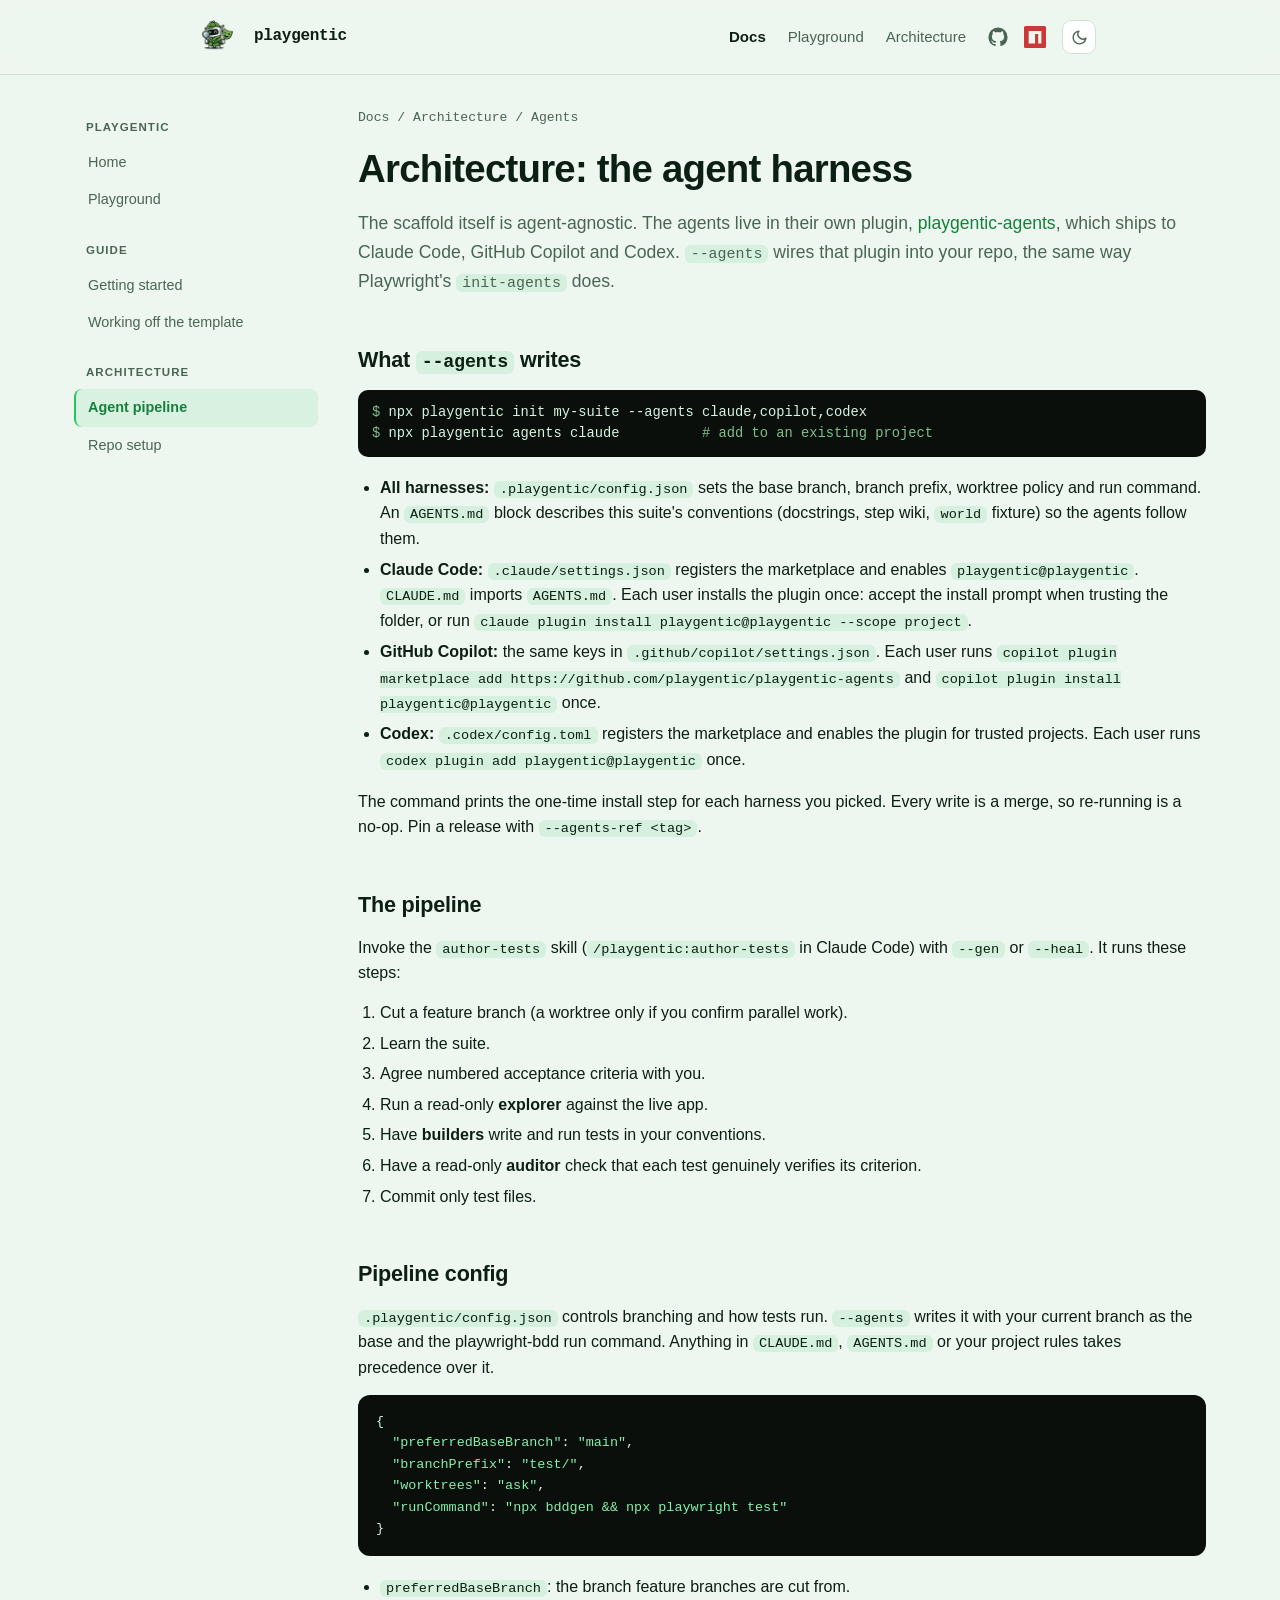
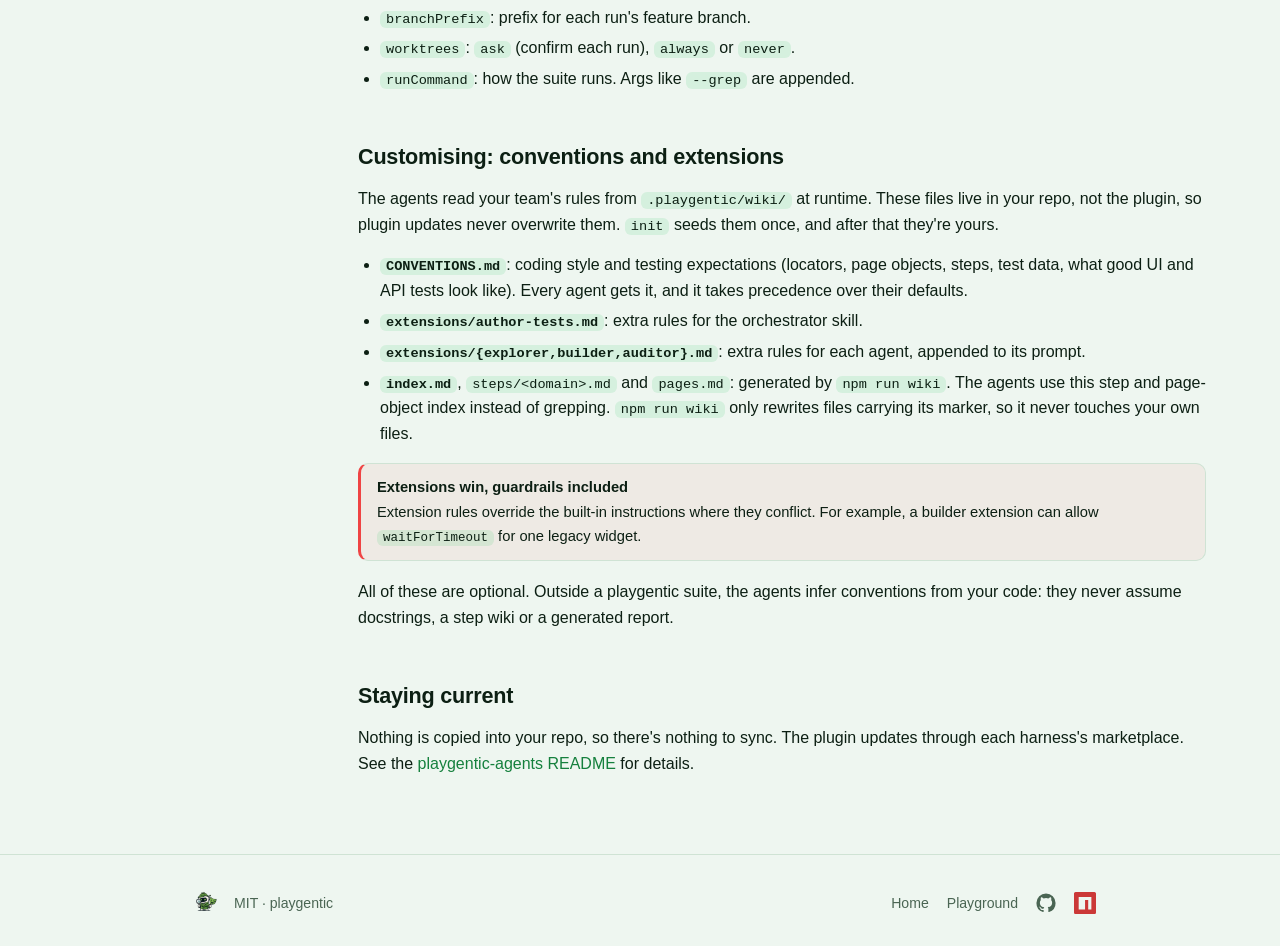
<file: docs/agent-pipeline.html>
<!doctype html>
<html lang="en">
  <head>
    <meta charset="utf-8" />
    <meta name="viewport" content="width=device-width, initial-scale=1" />
    <title>Architecture: the agent pipeline — playgentic docs</title>
    <meta name="description" content="How playgentic wires the agents plugin into Claude Code, GitHub Copilot and Codex with --agents, what the author-tests pipeline does, and how to customise it with .playgentic/wiki conventions and extensions." />
    <meta name="theme-color" content="#eef6f0" media="(prefers-color-scheme: light)" />
    <meta name="theme-color" content="#0a0d0b" media="(prefers-color-scheme: dark)" />
    <link rel="icon" href="../assets/icon.png" />
    <link rel="stylesheet" href="../assets/site.css" />
    <script>
      try {
        const t = localStorage.getItem('playgentic-theme');
        if (t === 'light' || t === 'dark') document.documentElement.dataset.theme = t;
      } catch {}
    </script>
  </head>
  <body>
    <header class="nav">
      <div class="wrap nav-inner">
        <a class="brand" href="../" aria-label="playgentic home">
          <img class="brand-mark" src="../assets/icon.png" alt="" />
          <span>playgentic</span>
        </a>
        <nav class="nav-links" id="menu">
          <a href="./" class="active">Docs</a>
          <a href="../playground/">Playground</a>
          <a href="agent-pipeline.html">Architecture</a>
          <span class="nav-icons">
            <a href="https://github.com/playgentic/playgentic" aria-label="GitHub" target="_blank" rel="noopener">
              <svg class="ico-gh" viewBox="0 0 24 24" fill="currentColor" aria-hidden="true"><path d="M12 .5A11.5 11.5 0 0 0 .5 12a11.5 11.5 0 0 0 7.86 10.92c.575.106.785-.25.785-.556 0-.274-.01-1-.015-1.965-3.196.695-3.87-1.54-3.87-1.54-.523-1.33-1.278-1.683-1.278-1.683-1.045-.714.08-.7.08-.7 1.155.082 1.763 1.186 1.763 1.186 1.027 1.76 2.695 1.252 3.35.957.104-.744.402-1.252.732-1.54-2.552-.29-5.236-1.276-5.236-5.68 0-1.255.448-2.28 1.183-3.084-.119-.29-.513-1.46.112-3.043 0 0 .965-.31 3.163 1.178a11 11 0 0 1 5.762 0c2.196-1.488 3.16-1.178 3.16-1.178.626 1.583.232 2.753.114 3.043.737.804 1.18 1.83 1.18 3.084 0 4.415-2.688 5.386-5.25 5.67.413.357.78 1.06.78 2.137 0 1.543-.014 2.787-.014 3.166 0 .308.207.667.79.554A11.5 11.5 0 0 0 23.5 12 11.5 11.5 0 0 0 12 .5Z" /></svg>
            </a>
            <a href="https://www.npmjs.com/package/playgentic" aria-label="playgentic on npm" target="_blank" rel="noopener">
              <svg class="ico-npm" viewBox="0 0 24 24" fill="#CB3837" aria-hidden="true"><path d="M1.763 0C.786 0 0 .786 0 1.763v20.474C0 23.214.786 24 1.763 24h20.474c.977 0 1.763-.786 1.763-1.763V1.763C24 .786 23.214 0 22.237 0zM5.13 5.323l13.837.019-.009 13.836h-3.464l.01-10.382h-3.456L12.08 19.17H5.113z" /></svg>
            </a>
            <button class="theme-toggle" type="button" aria-label="Toggle color theme">
              <svg class="ico-moon" viewBox="0 0 24 24" fill="none" stroke="currentColor" stroke-width="2" stroke-linecap="round" stroke-linejoin="round" aria-hidden="true"><path d="M21 12.8A9 9 0 1 1 11.2 3a7 7 0 0 0 9.8 9.8Z" /></svg>
              <svg class="ico-sun" viewBox="0 0 24 24" fill="none" stroke="currentColor" stroke-width="2" stroke-linecap="round" aria-hidden="true"><circle cx="12" cy="12" r="4" /><path d="M12 2v2M12 20v2M4.9 4.9l1.4 1.4M17.7 17.7l1.4 1.4M2 12h2M20 12h2M4.9 19.1l1.4-1.4M17.7 6.3l1.4-1.4" /></svg>
            </button>
          </span>
        </nav>
        <button class="nav-toggle" aria-label="Menu" aria-expanded="false">
          <svg viewBox="0 0 24 24" fill="none" stroke="currentColor" stroke-width="2" stroke-linecap="round"><path d="M3 6h18M3 12h18M3 18h18" /></svg>
        </button>
      </div>
    </header>

    <div class="wrap">
      <button class="doc-sidebar-toggle" aria-expanded="false">☰ Docs menu</button>
    </div>

    <div class="doc-shell">
      <aside class="doc-sidebar">
        <div class="doc-nav-group">
          <p class="label">playgentic</p>
          <a href="../">Home</a>
          <a href="../playground/">Playground</a>
        </div>
        <div class="doc-nav-group">
          <p class="label">Guide</p>
          <a href="./">Getting started</a>
          <a href="template.html">Working off the template</a>
        </div>
        <div class="doc-nav-group">
          <p class="label">Architecture</p>
          <a href="agent-pipeline.html" class="active">Agent pipeline</a>
          <a href="repo-setup.html">Repo setup</a>
        </div>
      </aside>

      <main class="doc-content">
        <div class="crumbs">Docs / Architecture / Agents</div>
        <h1>Architecture: the agent harness</h1>
        <p class="lede">
          The scaffold itself is agent-agnostic. The agents live in their own plugin,
          <a href="https://github.com/playgentic/playgentic-agents">playgentic-agents</a>, which ships to
          Claude Code, GitHub Copilot and Codex. <code>--agents</code> wires that plugin into your repo, the same way
          Playwright's <code>init-agents</code> does.
        </p>

        <h2 id="wiring">What <code>--agents</code> writes</h2>
        <div class="cmd-block">
          <pre class="cmd"><span class="c">$</span> npx playgentic init my-suite --agents claude,copilot,codex
<span class="c">$</span> npx playgentic agents claude          <span class="c"># add to an existing project</span></pre>
        </div>
        <ul>
          <li><b>All harnesses:</b> <code>.playgentic/config.json</code> sets the base branch, branch prefix, worktree policy and run command. An <code>AGENTS.md</code> block describes this suite's conventions (docstrings, step wiki, <code>world</code> fixture) so the agents follow them.</li>
          <li><b>Claude Code:</b> <code>.claude/settings.json</code> registers the marketplace and enables <code>playgentic@playgentic</code>. <code>CLAUDE.md</code> imports <code>AGENTS.md</code>. Each user installs the plugin once: accept the install prompt when trusting the folder, or run <code>claude plugin install playgentic@playgentic --scope project</code>.</li>
          <li><b>GitHub Copilot:</b> the same keys in <code>.github/copilot/settings.json</code>. Each user runs <code>copilot plugin marketplace add https://github.com/playgentic/playgentic-agents</code> and <code>copilot plugin install playgentic@playgentic</code> once.</li>
          <li><b>Codex:</b> <code>.codex/config.toml</code> registers the marketplace and enables the plugin for trusted projects. Each user runs <code>codex plugin add playgentic@playgentic</code> once.</li>
        </ul>
        <p>The command prints the one-time install step for each harness you picked. Every write is a merge, so re-running is a no-op. Pin a release with <code>--agents-ref &lt;tag&gt;</code>.</p>

        <h2 id="pipeline">The pipeline</h2>
        <p>Invoke the <code>author-tests</code> skill (<code>/playgentic:author-tests</code> in Claude Code) with <code>--gen</code> or <code>--heal</code>. It runs these steps:</p>
        <ol>
          <li>Cut a feature branch (a worktree only if you confirm parallel work).</li>
          <li>Learn the suite.</li>
          <li>Agree numbered acceptance criteria with you.</li>
          <li>Run a read-only <b>explorer</b> against the live app.</li>
          <li>Have <b>builders</b> write and run tests in your conventions.</li>
          <li>Have a read-only <b>auditor</b> check that each test genuinely verifies its criterion.</li>
          <li>Commit only test files.</li>
        </ol>

        <h2 id="config">Pipeline config</h2>
        <p><code>.playgentic/config.json</code> controls branching and how tests run. <code>--agents</code> writes it
          with your current branch as the base and the playwright-bdd run command. Anything in <code>CLAUDE.md</code>,
          <code>AGENTS.md</code> or your project rules takes precedence over it.</p>
        <pre class="code">{
  <span class="str">"preferredBaseBranch"</span>: <span class="str">"main"</span>,
  <span class="str">"branchPrefix"</span>: <span class="str">"test/"</span>,
  <span class="str">"worktrees"</span>: <span class="str">"ask"</span>,
  <span class="str">"runCommand"</span>: <span class="str">"npx bddgen &amp;&amp; npx playwright test"</span>
}</pre>
        <ul>
          <li><code>preferredBaseBranch</code>: the branch feature branches are cut from.</li>
          <li><code>branchPrefix</code>: prefix for each run's feature branch.</li>
          <li><code>worktrees</code>: <code>ask</code> (confirm each run), <code>always</code> or <code>never</code>.</li>
          <li><code>runCommand</code>: how the suite runs. Args like <code>--grep</code> are appended.</li>
        </ul>

        <h2 id="customise">Customising: conventions and extensions</h2>
        <p>The agents read your team's rules from <code>.playgentic/wiki/</code> at runtime. These files live in your
          repo, not the plugin, so plugin updates never overwrite them. <code>init</code> seeds them once, and after that
          they're yours.</p>
        <ul>
          <li><b><code>CONVENTIONS.md</code></b>: coding style and testing expectations (locators, page objects, steps,
            test data, what good UI and API tests look like). Every agent gets it, and it takes precedence over their
            defaults.</li>
          <li><b><code>extensions/author-tests.md</code></b>: extra rules for the orchestrator skill.</li>
          <li><b><code>extensions/{explorer,builder,auditor}.md</code></b>: extra rules for each agent, appended to its
            prompt.</li>
          <li><b><code>index.md</code></b>, <code>steps/&lt;domain&gt;.md</code> and <code>pages.md</code>: generated by
            <code>npm run wiki</code>. The agents use this step and page-object index instead of grepping.
            <code>npm run wiki</code> only rewrites files carrying its marker, so it never touches your own files.</li>
        </ul>
        <div class="callout warn">
          <b>Extensions win, guardrails included</b>
          Extension rules override the built-in instructions where they conflict. For example, a builder extension can
          allow <code>waitForTimeout</code> for one legacy widget.
        </div>
        <p>All of these are optional. Outside a playgentic suite, the agents infer conventions from your code: they
          never assume docstrings, a step wiki or a generated report.</p>

        <h2 id="sync">Staying current</h2>
        <p>Nothing is copied into your repo, so there's nothing to sync. The plugin updates through each harness's marketplace.
          See the <a href="https://github.com/playgentic/playgentic-agents">playgentic-agents README</a> for details.</p>
      </main>
    </div>

    <footer>
      <div class="wrap footer-inner">
        <span class="footer-brand"><img src="../assets/icon.png" alt="" /><span>MIT · playgentic</span></span>
        <span class="footer-links">
          <a href="../">Home</a>
          <a href="../playground/">Playground</a>
          <a href="https://github.com/playgentic/playgentic" target="_blank" rel="noopener" aria-label="GitHub"><svg class="ico-gh" viewBox="0 0 24 24" fill="currentColor" aria-hidden="true"><path d="M12 .5A11.5 11.5 0 0 0 .5 12a11.5 11.5 0 0 0 7.86 10.92c.575.106.785-.25.785-.556 0-.274-.01-1-.015-1.965-3.196.695-3.87-1.54-3.87-1.54-.523-1.33-1.278-1.683-1.278-1.683-1.045-.714.08-.7.08-.7 1.155.082 1.763 1.186 1.763 1.186 1.027 1.76 2.695 1.252 3.35.957.104-.744.402-1.252.732-1.54-2.552-.29-5.236-1.276-5.236-5.68 0-1.255.448-2.28 1.183-3.084-.119-.29-.513-1.46.112-3.043 0 0 .965-.31 3.163 1.178a11 11 0 0 1 5.762 0c2.196-1.488 3.16-1.178 3.16-1.178.626 1.583.232 2.753.114 3.043.737.804 1.18 1.83 1.18 3.084 0 4.415-2.688 5.386-5.25 5.67.413.357.78 1.06.78 2.137 0 1.543-.014 2.787-.014 3.166 0 .308.207.667.79.554A11.5 11.5 0 0 0 23.5 12 11.5 11.5 0 0 0 12 .5Z" /></svg></a>
          <a href="https://www.npmjs.com/package/playgentic" target="_blank" rel="noopener" aria-label="npm"><svg class="ico-npm" viewBox="0 0 24 24" fill="#CB3837" aria-hidden="true"><path d="M1.763 0C.786 0 0 .786 0 1.763v20.474C0 23.214.786 24 1.763 24h20.474c.977 0 1.763-.786 1.763-1.763V1.763C24 .786 23.214 0 22.237 0zM5.13 5.323l13.837.019-.009 13.836h-3.464l.01-10.382h-3.456L12.08 19.17H5.113z" /></svg></a>
        </span>
      </div>
    </footer>

    <script src="../assets/site.js"></script>
  </body>
</html>
</file>
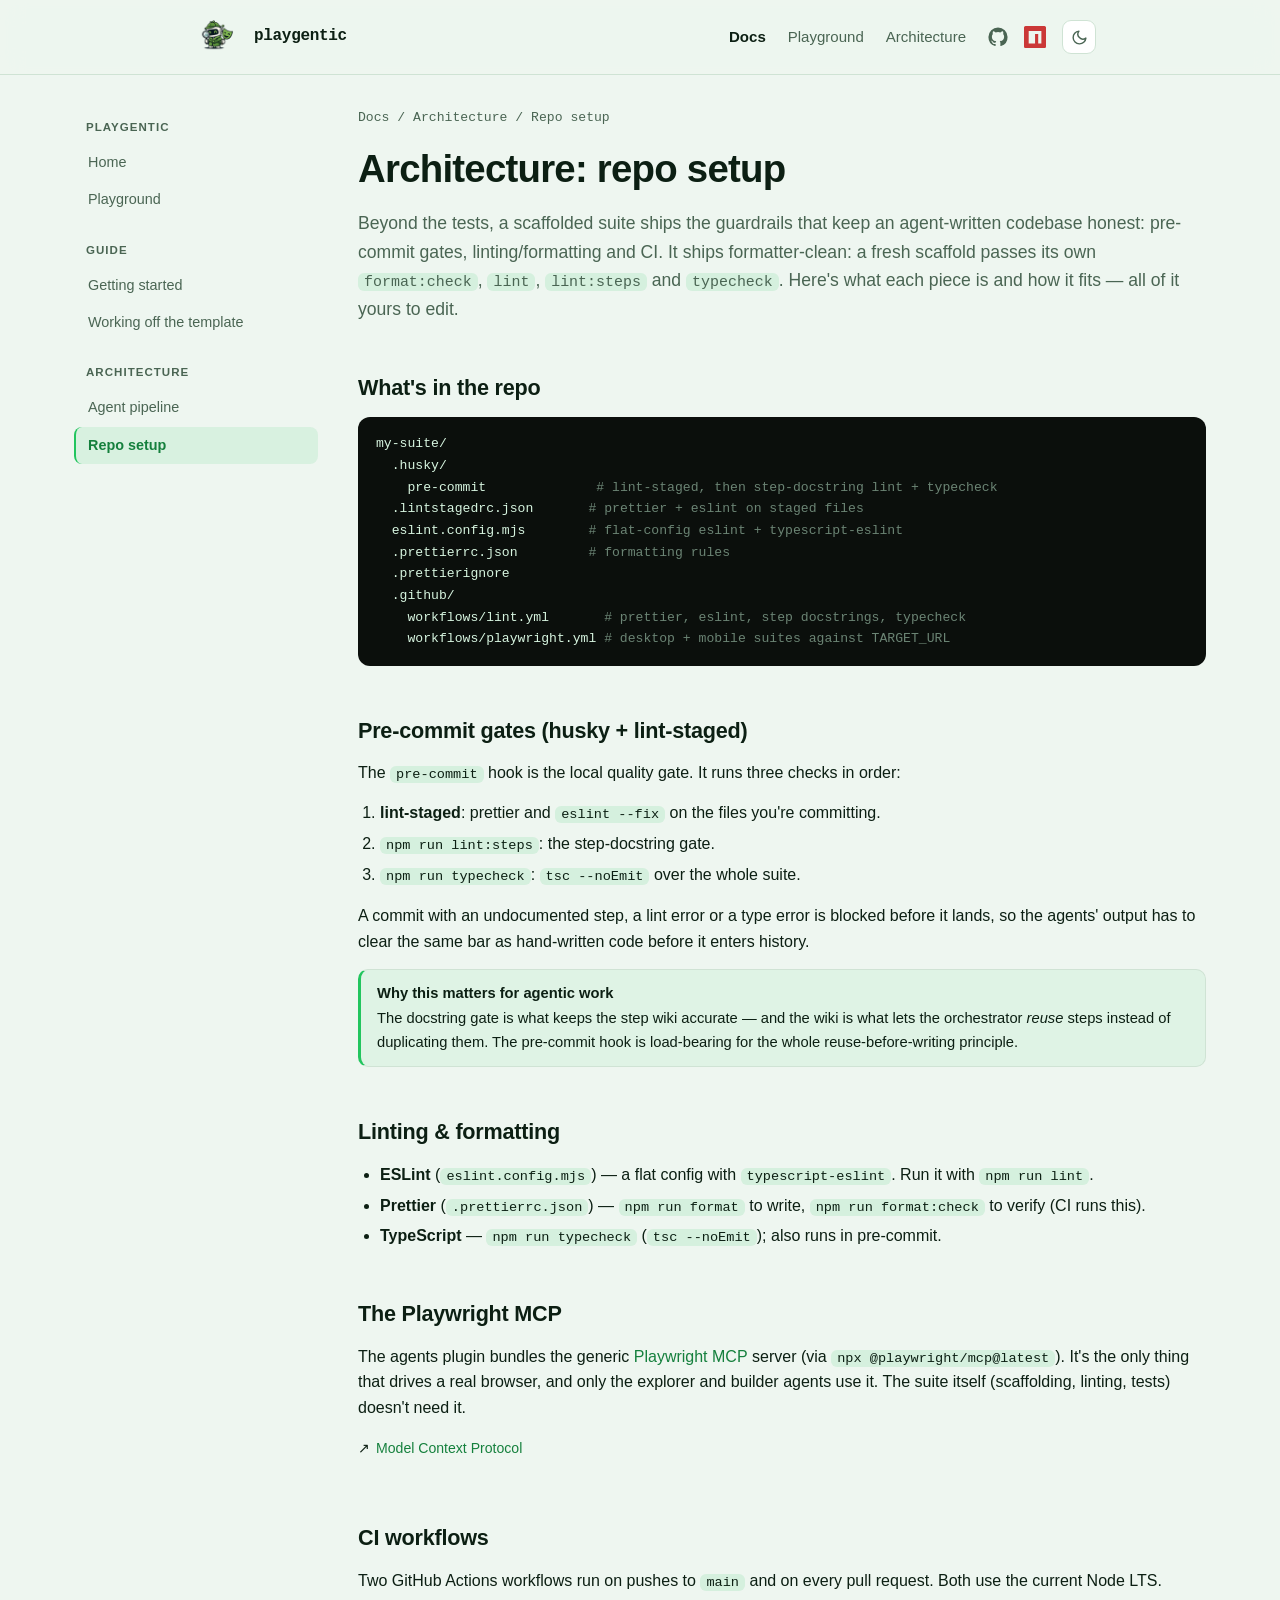
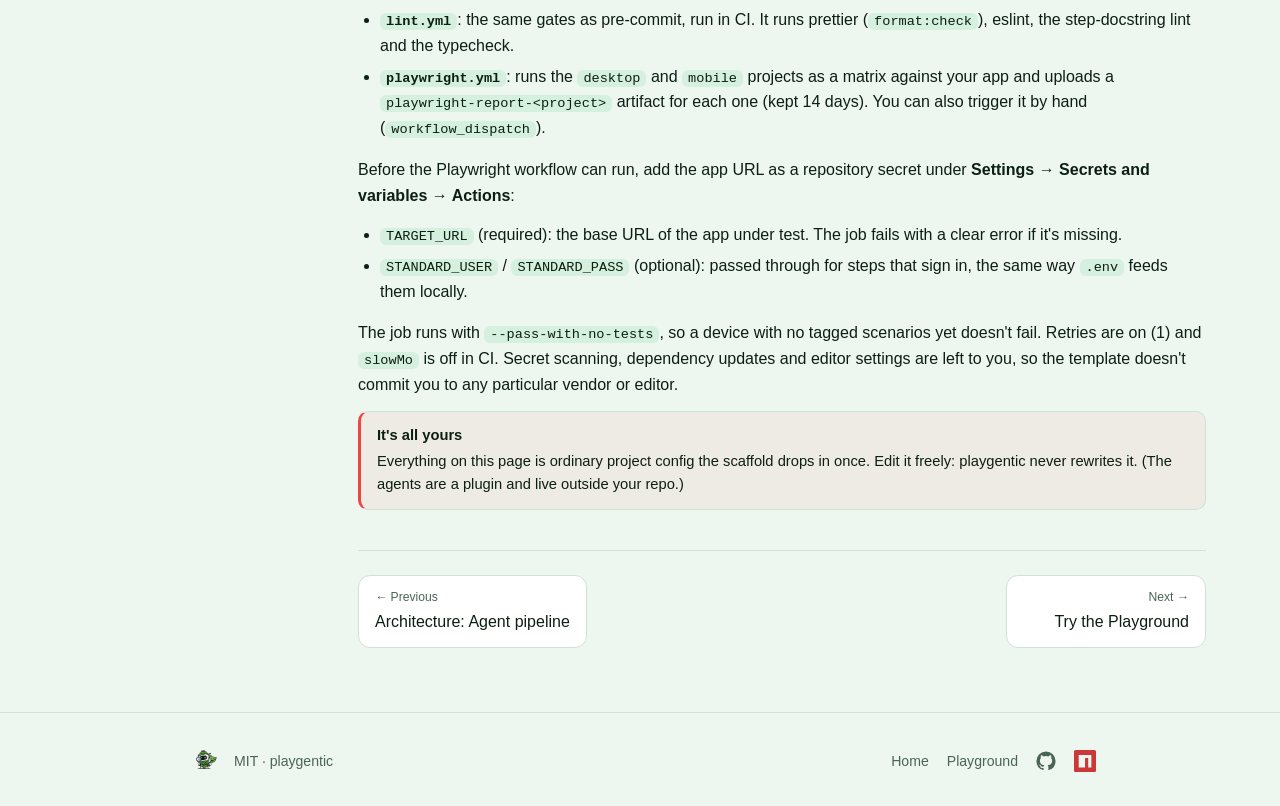
<file: docs/repo-setup.html>
<!doctype html>
<html lang="en">
  <head>
    <meta charset="utf-8" />
    <meta name="viewport" content="width=device-width, initial-scale=1" />
    <title>Architecture: repo setup — playgentic docs</title>
    <meta name="description" content="What a scaffolded playgentic suite ships in the repo and how it fits together: husky hooks, lint-staged, eslint + prettier, the Playwright MCP, and the lint and Playwright CI workflows." />
    <meta name="theme-color" content="#eef6f0" media="(prefers-color-scheme: light)" />
    <meta name="theme-color" content="#0a0d0b" media="(prefers-color-scheme: dark)" />
    <link rel="icon" href="../assets/icon.png" />
    <link rel="stylesheet" href="../assets/site.css" />
    <script>
      try {
        const t = localStorage.getItem('playgentic-theme');
        if (t === 'light' || t === 'dark') document.documentElement.dataset.theme = t;
      } catch {}
    </script>
  </head>
  <body>
    <header class="nav">
      <div class="wrap nav-inner">
        <a class="brand" href="../" aria-label="playgentic home">
          <img class="brand-mark" src="../assets/icon.png" alt="" />
          <span>playgentic</span>
        </a>
        <nav class="nav-links" id="menu">
          <a href="./" class="active">Docs</a>
          <a href="../playground/">Playground</a>
          <a href="agent-pipeline.html">Architecture</a>
          <span class="nav-icons">
            <a href="https://github.com/playgentic/playgentic" aria-label="GitHub" target="_blank" rel="noopener">
              <svg class="ico-gh" viewBox="0 0 24 24" fill="currentColor" aria-hidden="true"><path d="M12 .5A11.5 11.5 0 0 0 .5 12a11.5 11.5 0 0 0 7.86 10.92c.575.106.785-.25.785-.556 0-.274-.01-1-.015-1.965-3.196.695-3.87-1.54-3.87-1.54-.523-1.33-1.278-1.683-1.278-1.683-1.045-.714.08-.7.08-.7 1.155.082 1.763 1.186 1.763 1.186 1.027 1.76 2.695 1.252 3.35.957.104-.744.402-1.252.732-1.54-2.552-.29-5.236-1.276-5.236-5.68 0-1.255.448-2.28 1.183-3.084-.119-.29-.513-1.46.112-3.043 0 0 .965-.31 3.163 1.178a11 11 0 0 1 5.762 0c2.196-1.488 3.16-1.178 3.16-1.178.626 1.583.232 2.753.114 3.043.737.804 1.18 1.83 1.18 3.084 0 4.415-2.688 5.386-5.25 5.67.413.357.78 1.06.78 2.137 0 1.543-.014 2.787-.014 3.166 0 .308.207.667.79.554A11.5 11.5 0 0 0 23.5 12 11.5 11.5 0 0 0 12 .5Z" /></svg>
            </a>
            <a href="https://www.npmjs.com/package/playgentic" aria-label="playgentic on npm" target="_blank" rel="noopener">
              <svg class="ico-npm" viewBox="0 0 24 24" fill="#CB3837" aria-hidden="true"><path d="M1.763 0C.786 0 0 .786 0 1.763v20.474C0 23.214.786 24 1.763 24h20.474c.977 0 1.763-.786 1.763-1.763V1.763C24 .786 23.214 0 22.237 0zM5.13 5.323l13.837.019-.009 13.836h-3.464l.01-10.382h-3.456L12.08 19.17H5.113z" /></svg>
            </a>
            <button class="theme-toggle" type="button" aria-label="Toggle color theme">
              <svg class="ico-moon" viewBox="0 0 24 24" fill="none" stroke="currentColor" stroke-width="2" stroke-linecap="round" stroke-linejoin="round" aria-hidden="true"><path d="M21 12.8A9 9 0 1 1 11.2 3a7 7 0 0 0 9.8 9.8Z" /></svg>
              <svg class="ico-sun" viewBox="0 0 24 24" fill="none" stroke="currentColor" stroke-width="2" stroke-linecap="round" aria-hidden="true"><circle cx="12" cy="12" r="4" /><path d="M12 2v2M12 20v2M4.9 4.9l1.4 1.4M17.7 17.7l1.4 1.4M2 12h2M20 12h2M4.9 19.1l1.4-1.4M17.7 6.3l1.4-1.4" /></svg>
            </button>
          </span>
        </nav>
        <button class="nav-toggle" aria-label="Menu" aria-expanded="false">
          <svg viewBox="0 0 24 24" fill="none" stroke="currentColor" stroke-width="2" stroke-linecap="round"><path d="M3 6h18M3 12h18M3 18h18" /></svg>
        </button>
      </div>
    </header>

    <div class="wrap">
      <button class="doc-sidebar-toggle" aria-expanded="false">☰ Docs menu</button>
    </div>

    <div class="doc-shell">
      <aside class="doc-sidebar">
        <div class="doc-nav-group">
          <p class="label">playgentic</p>
          <a href="../">Home</a>
          <a href="../playground/">Playground</a>
        </div>
        <div class="doc-nav-group">
          <p class="label">Guide</p>
          <a href="./">Getting started</a>
          <a href="template.html">Working off the template</a>
        </div>
        <div class="doc-nav-group">
          <p class="label">Architecture</p>
          <a href="agent-pipeline.html">Agent pipeline</a>
          <a href="repo-setup.html" class="active">Repo setup</a>
        </div>
      </aside>

      <main class="doc-content">
        <div class="crumbs">Docs / Architecture / Repo setup</div>
        <h1>Architecture: repo setup</h1>
        <p class="lede">
          Beyond the tests, a scaffolded suite ships the guardrails that keep an agent-written codebase honest:
          pre-commit gates, linting/formatting and CI. It ships formatter-clean: a fresh scaffold passes its own
          <code>format:check</code>, <code>lint</code>, <code>lint:steps</code> and <code>typecheck</code>. Here's what
          each piece is and how it fits — all of it yours to edit.
        </p>

        <h2 id="tree">What's in the repo</h2>
        <pre class="filetree">my-suite/
  .husky/
    pre-commit              <span class="cm"># lint-staged, then step-docstring lint + typecheck</span>
  .lintstagedrc.json       <span class="cm"># prettier + eslint on staged files</span>
  eslint.config.mjs        <span class="cm"># flat-config eslint + typescript-eslint</span>
  .prettierrc.json         <span class="cm"># formatting rules</span>
  .prettierignore
  .github/
    workflows/lint.yml       <span class="cm"># prettier, eslint, step docstrings, typecheck</span>
    workflows/playwright.yml <span class="cm"># desktop + mobile suites against TARGET_URL</span></pre>

        <h2 id="hooks">Pre-commit gates (husky + lint-staged)</h2>
        <p>The <code>pre-commit</code> hook is the local quality gate. It runs three checks in order:</p>
        <ol>
          <li><b>lint-staged</b>: prettier and <code>eslint --fix</code> on the files you're committing.</li>
          <li><code>npm run lint:steps</code>: the step-docstring gate.</li>
          <li><code>npm run typecheck</code>: <code>tsc --noEmit</code> over the whole suite.</li>
        </ol>
        <p>A commit with an undocumented step, a lint error or a type error is blocked before it lands, so the agents'
          output has to clear the same bar as hand-written code before it enters history.</p>
        <div class="callout">
          <b>Why this matters for agentic work</b>
          The docstring gate is what keeps the step wiki accurate — and the wiki is what lets the orchestrator
          <em>reuse</em> steps instead of duplicating them. The pre-commit hook is load-bearing for the whole
          reuse-before-writing principle.
        </div>

        <h2 id="lint">Linting &amp; formatting</h2>
        <ul>
          <li><b>ESLint</b> (<code>eslint.config.mjs</code>) — a flat config with <code>typescript-eslint</code>. Run it
            with <code>npm run lint</code>.</li>
          <li><b>Prettier</b> (<code>.prettierrc.json</code>) — <code>npm run format</code> to write,
            <code>npm run format:check</code> to verify (CI runs this).</li>
          <li><b>TypeScript</b> — <code>npm run typecheck</code> (<code>tsc --noEmit</code>); also runs in pre-commit.</li>
        </ul>

        <h2 id="mcp">The Playwright MCP</h2>
        <p>The agents plugin bundles the generic <a href="https://github.com/microsoft/playwright-mcp" target="_blank" rel="noopener">Playwright MCP</a> server (via
          <code>npx @playwright/mcp@latest</code>). It's the only thing that drives a
          real browser, and only the explorer and builder agents use it. The suite itself (scaffolding, linting, tests) doesn't need it.</p>
        <p class="link-out">↗ <a href="https://modelcontextprotocol.io/" target="_blank" rel="noopener">Model Context Protocol</a></p>

        <h2 id="ci">CI workflows</h2>
        <p>Two GitHub Actions workflows run on pushes to <code>main</code> and on every pull request. Both use the
          current Node LTS.</p>
        <ul>
          <li><b><code>lint.yml</code></b>: the same gates as pre-commit, run in CI. It runs prettier
            (<code>format:check</code>), eslint, the step-docstring lint and the typecheck.</li>
          <li><b><code>playwright.yml</code></b>: runs the <code>desktop</code> and <code>mobile</code> projects as a
            matrix against your app and uploads a <code>playwright-report-&lt;project&gt;</code> artifact for each
            one (kept 14 days). You can also trigger it by hand (<code>workflow_dispatch</code>).</li>
        </ul>
        <p>Before the Playwright workflow can run, add the app URL as a repository secret under <b>Settings → Secrets and
          variables → Actions</b>:</p>
        <ul>
          <li><code>TARGET_URL</code> (required): the base URL of the app under test. The job fails with a clear
            error if it's missing.</li>
          <li><code>STANDARD_USER</code> / <code>STANDARD_PASS</code> (optional): passed through for steps that sign in,
            the same way <code>.env</code> feeds them locally.</li>
        </ul>
        <p>The job runs with <code>--pass-with-no-tests</code>, so a device with no tagged scenarios yet doesn't fail.
          Retries are on (1) and <code>slowMo</code> is off in CI. Secret scanning, dependency updates and editor
          settings are left to you, so the template doesn't commit you to any particular vendor or editor.</p>

        <div class="callout warn">
          <b>It's all yours</b>
          Everything on this page is ordinary project config the scaffold drops in once. Edit it freely: playgentic
          never rewrites it. (The agents are a plugin and live outside your repo.)
        </div>

        <div class="doc-pager">
          <a href="agent-pipeline.html"><span class="dir">← Previous</span> Architecture: Agent pipeline</a>
          <a class="next" href="../playground/"><span class="dir">Next →</span> Try the Playground</a>
        </div>
      </main>
    </div>

    <footer>
      <div class="wrap footer-inner">
        <span class="footer-brand"><img src="../assets/icon.png" alt="" /><span>MIT · playgentic</span></span>
        <span class="footer-links">
          <a href="../">Home</a>
          <a href="../playground/">Playground</a>
          <a href="https://github.com/playgentic/playgentic" target="_blank" rel="noopener" aria-label="GitHub"><svg class="ico-gh" viewBox="0 0 24 24" fill="currentColor" aria-hidden="true"><path d="M12 .5A11.5 11.5 0 0 0 .5 12a11.5 11.5 0 0 0 7.86 10.92c.575.106.785-.25.785-.556 0-.274-.01-1-.015-1.965-3.196.695-3.87-1.54-3.87-1.54-.523-1.33-1.278-1.683-1.278-1.683-1.045-.714.08-.7.08-.7 1.155.082 1.763 1.186 1.763 1.186 1.027 1.76 2.695 1.252 3.35.957.104-.744.402-1.252.732-1.54-2.552-.29-5.236-1.276-5.236-5.68 0-1.255.448-2.28 1.183-3.084-.119-.29-.513-1.46.112-3.043 0 0 .965-.31 3.163 1.178a11 11 0 0 1 5.762 0c2.196-1.488 3.16-1.178 3.16-1.178.626 1.583.232 2.753.114 3.043.737.804 1.18 1.83 1.18 3.084 0 4.415-2.688 5.386-5.25 5.67.413.357.78 1.06.78 2.137 0 1.543-.014 2.787-.014 3.166 0 .308.207.667.79.554A11.5 11.5 0 0 0 23.5 12 11.5 11.5 0 0 0 12 .5Z" /></svg></a>
          <a href="https://www.npmjs.com/package/playgentic" target="_blank" rel="noopener" aria-label="npm"><svg class="ico-npm" viewBox="0 0 24 24" fill="#CB3837" aria-hidden="true"><path d="M1.763 0C.786 0 0 .786 0 1.763v20.474C0 23.214.786 24 1.763 24h20.474c.977 0 1.763-.786 1.763-1.763V1.763C24 .786 23.214 0 22.237 0zM5.13 5.323l13.837.019-.009 13.836h-3.464l.01-10.382h-3.456L12.08 19.17H5.113z" /></svg></a>
        </span>
      </div>
    </footer>

    <script src="../assets/site.js"></script>
  </body>
</html>
</file>
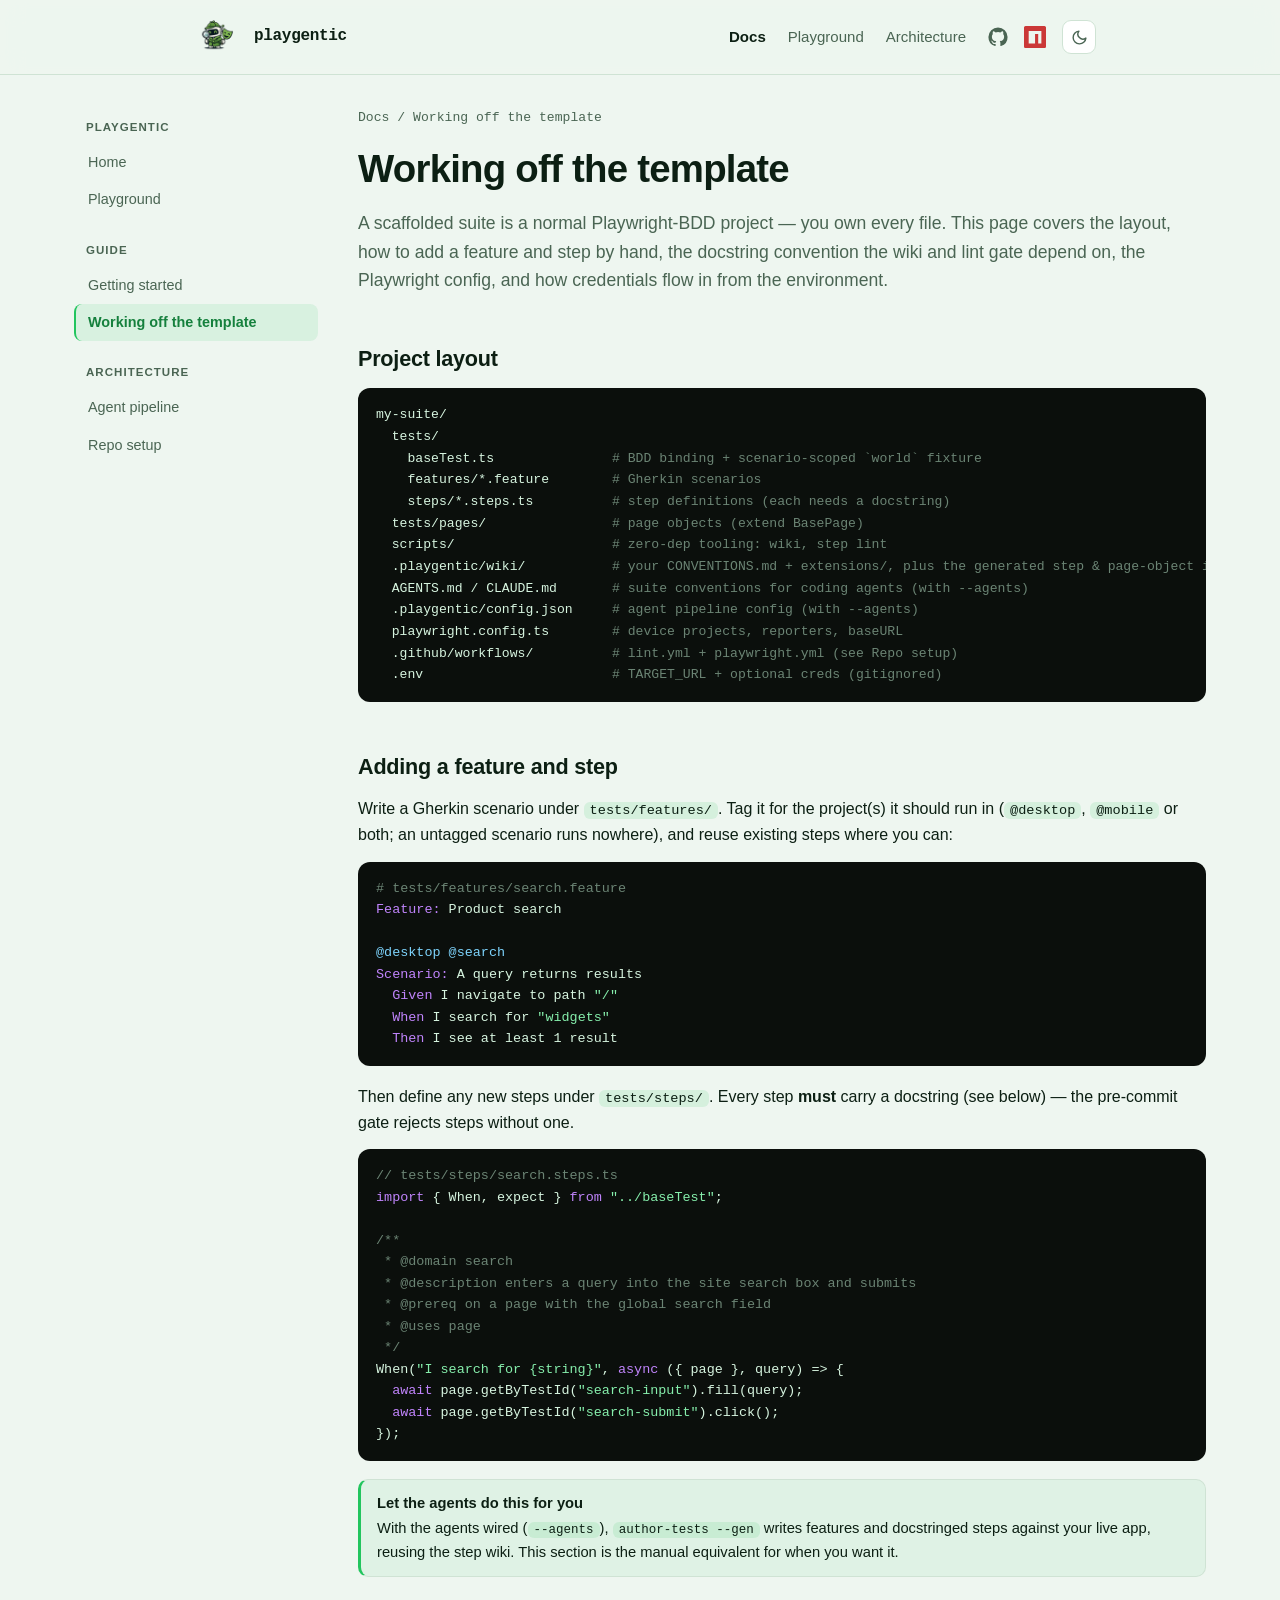
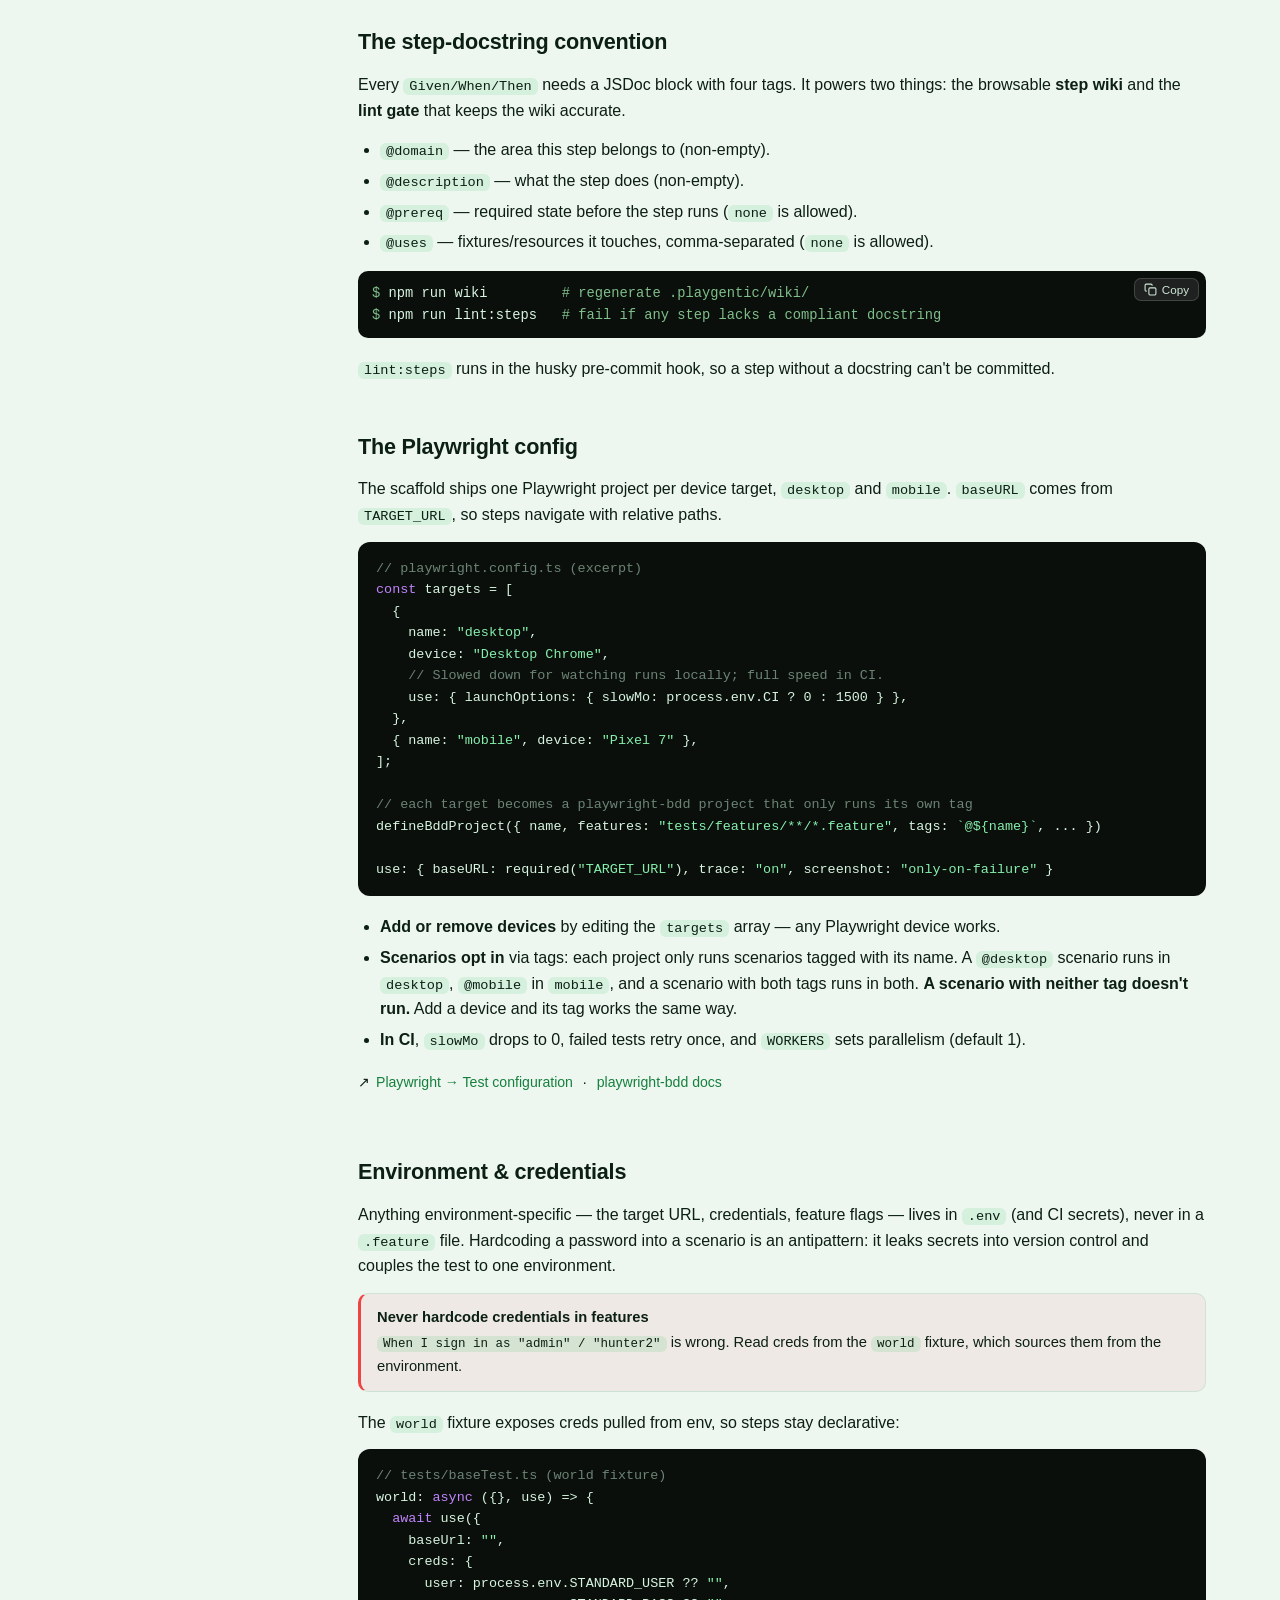
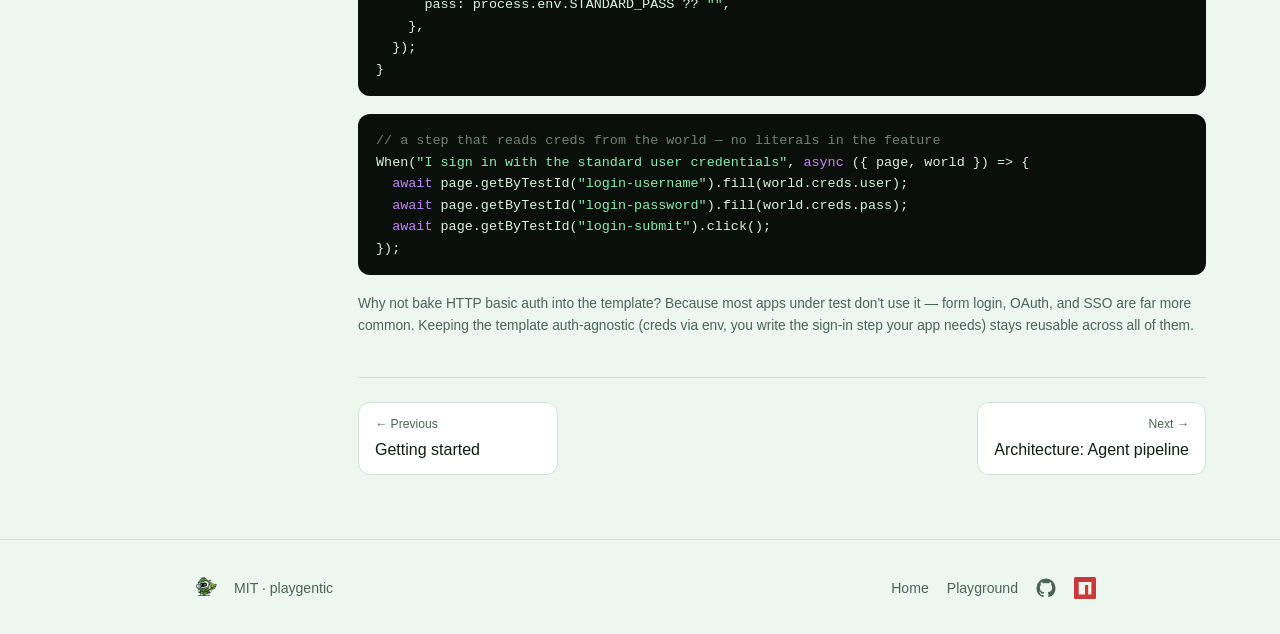
<file: docs/template.html>
<!doctype html>
<html lang="en">
  <head>
    <meta charset="utf-8" />
    <meta name="viewport" content="width=device-width, initial-scale=1" />
    <title>Working off the template — playgentic docs</title>
    <meta name="description" content="The scaffolded suite's layout, how to add features and steps, the step-docstring convention, the Playwright config and projects, and the credentials-from-env convention." />
    <meta name="theme-color" content="#eef6f0" media="(prefers-color-scheme: light)" />
    <meta name="theme-color" content="#0a0d0b" media="(prefers-color-scheme: dark)" />
    <link rel="icon" href="../assets/icon.png" />
    <link rel="stylesheet" href="../assets/site.css" />
    <script>
      try {
        const t = localStorage.getItem('playgentic-theme');
        if (t === 'light' || t === 'dark') document.documentElement.dataset.theme = t;
      } catch {}
    </script>
  </head>
  <body>
    <header class="nav">
      <div class="wrap nav-inner">
        <a class="brand" href="../" aria-label="playgentic home">
          <img class="brand-mark" src="../assets/icon.png" alt="" />
          <span>playgentic</span>
        </a>
        <nav class="nav-links" id="menu">
          <a href="./" class="active">Docs</a>
          <a href="../playground/">Playground</a>
          <a href="agent-pipeline.html">Architecture</a>
          <span class="nav-icons">
            <a href="https://github.com/playgentic/playgentic" aria-label="GitHub" target="_blank" rel="noopener">
              <svg class="ico-gh" viewBox="0 0 24 24" fill="currentColor" aria-hidden="true"><path d="M12 .5A11.5 11.5 0 0 0 .5 12a11.5 11.5 0 0 0 7.86 10.92c.575.106.785-.25.785-.556 0-.274-.01-1-.015-1.965-3.196.695-3.87-1.54-3.87-1.54-.523-1.33-1.278-1.683-1.278-1.683-1.045-.714.08-.7.08-.7 1.155.082 1.763 1.186 1.763 1.186 1.027 1.76 2.695 1.252 3.35.957.104-.744.402-1.252.732-1.54-2.552-.29-5.236-1.276-5.236-5.68 0-1.255.448-2.28 1.183-3.084-.119-.29-.513-1.46.112-3.043 0 0 .965-.31 3.163 1.178a11 11 0 0 1 5.762 0c2.196-1.488 3.16-1.178 3.16-1.178.626 1.583.232 2.753.114 3.043.737.804 1.18 1.83 1.18 3.084 0 4.415-2.688 5.386-5.25 5.67.413.357.78 1.06.78 2.137 0 1.543-.014 2.787-.014 3.166 0 .308.207.667.79.554A11.5 11.5 0 0 0 23.5 12 11.5 11.5 0 0 0 12 .5Z" /></svg>
            </a>
            <a href="https://www.npmjs.com/package/playgentic" aria-label="playgentic on npm" target="_blank" rel="noopener">
              <svg class="ico-npm" viewBox="0 0 24 24" fill="#CB3837" aria-hidden="true"><path d="M1.763 0C.786 0 0 .786 0 1.763v20.474C0 23.214.786 24 1.763 24h20.474c.977 0 1.763-.786 1.763-1.763V1.763C24 .786 23.214 0 22.237 0zM5.13 5.323l13.837.019-.009 13.836h-3.464l.01-10.382h-3.456L12.08 19.17H5.113z" /></svg>
            </a>
            <button class="theme-toggle" type="button" aria-label="Toggle color theme">
              <svg class="ico-moon" viewBox="0 0 24 24" fill="none" stroke="currentColor" stroke-width="2" stroke-linecap="round" stroke-linejoin="round" aria-hidden="true"><path d="M21 12.8A9 9 0 1 1 11.2 3a7 7 0 0 0 9.8 9.8Z" /></svg>
              <svg class="ico-sun" viewBox="0 0 24 24" fill="none" stroke="currentColor" stroke-width="2" stroke-linecap="round" aria-hidden="true"><circle cx="12" cy="12" r="4" /><path d="M12 2v2M12 20v2M4.9 4.9l1.4 1.4M17.7 17.7l1.4 1.4M2 12h2M20 12h2M4.9 19.1l1.4-1.4M17.7 6.3l1.4-1.4" /></svg>
            </button>
          </span>
        </nav>
        <button class="nav-toggle" aria-label="Menu" aria-expanded="false">
          <svg viewBox="0 0 24 24" fill="none" stroke="currentColor" stroke-width="2" stroke-linecap="round"><path d="M3 6h18M3 12h18M3 18h18" /></svg>
        </button>
      </div>
    </header>

    <div class="wrap">
      <button class="doc-sidebar-toggle" aria-expanded="false">☰ Docs menu</button>
    </div>

    <div class="doc-shell">
      <aside class="doc-sidebar">
        <div class="doc-nav-group">
          <p class="label">playgentic</p>
          <a href="../">Home</a>
          <a href="../playground/">Playground</a>
        </div>
        <div class="doc-nav-group">
          <p class="label">Guide</p>
          <a href="./">Getting started</a>
          <a href="template.html" class="active">Working off the template</a>
        </div>
        <div class="doc-nav-group">
          <p class="label">Architecture</p>
          <a href="agent-pipeline.html">Agent pipeline</a>
          <a href="repo-setup.html">Repo setup</a>
        </div>
      </aside>

      <main class="doc-content">
        <div class="crumbs">Docs / Working off the template</div>
        <h1>Working off the template</h1>
        <p class="lede">
          A scaffolded suite is a normal Playwright-BDD project — you own every file. This page covers the layout,
          how to add a feature and step by hand, the docstring convention the wiki and lint gate depend on, the
          Playwright config, and how credentials flow in from the environment.
        </p>

        <h2 id="layout">Project layout</h2>
        <pre class="filetree">my-suite/
  tests/
    baseTest.ts               <span class="cm"># BDD binding + scenario-scoped `world` fixture</span>
    features/*.feature        <span class="cm"># Gherkin scenarios</span>
    steps/*.steps.ts          <span class="cm"># step definitions (each needs a docstring)</span>
  tests/pages/                <span class="cm"># page objects (extend BasePage)</span>
  scripts/                    <span class="cm"># zero-dep tooling: wiki, step lint</span>
  .playgentic/wiki/           <span class="cm"># your CONVENTIONS.md + extensions/, plus the generated step &amp; page-object index</span>
  AGENTS.md / CLAUDE.md       <span class="cm"># suite conventions for coding agents (with --agents)</span>
  .playgentic/config.json     <span class="cm"># agent pipeline config (with --agents)</span>
  playwright.config.ts        <span class="cm"># device projects, reporters, baseURL</span>
  .github/workflows/          <span class="cm"># lint.yml + playwright.yml (see Repo setup)</span>
  .env                        <span class="cm"># TARGET_URL + optional creds (gitignored)</span></pre>

        <h2 id="add">Adding a feature and step</h2>
        <p>Write a Gherkin scenario under <code>tests/features/</code>. Tag it for the project(s) it should run in
          (<code>@desktop</code>, <code>@mobile</code> or both; an untagged scenario runs nowhere), and reuse
          existing steps where you can:</p>
        <pre class="code"><span class="cm"># tests/features/search.feature</span>
<span class="kw">Feature:</span> Product search

<span class="tag">@desktop @search</span>
<span class="kw">Scenario:</span> A query returns results
  <span class="kw">Given</span> I navigate to path <span class="str">"/"</span>
  <span class="kw">When</span> I search for <span class="str">"widgets"</span>
  <span class="kw">Then</span> I see at least 1 result</pre>
        <p>Then define any new steps under <code>tests/steps/</code>. Every step <b>must</b> carry a docstring (see
          below) — the pre-commit gate rejects steps without one.</p>
        <pre class="code"><span class="cm">// tests/steps/search.steps.ts</span>
<span class="kw">import</span> { When, expect } <span class="kw">from</span> <span class="str">"../baseTest"</span>;

<span class="cm">/**
 * @domain search
 * @description enters a query into the site search box and submits
 * @prereq on a page with the global search field
 * @uses page
 */</span>
When(<span class="str">"I search for {string}"</span>, <span class="kw">async</span> ({ page }, query) => {
  <span class="kw">await</span> page.getByTestId(<span class="str">"search-input"</span>).fill(query);
  <span class="kw">await</span> page.getByTestId(<span class="str">"search-submit"</span>).click();
});</pre>
        <div class="callout">
          <b>Let the agents do this for you</b>
          With the agents wired (<code>--agents</code>), <code>author-tests --gen</code> writes features and docstringed
          steps against your live app, reusing the step wiki. This section is the manual equivalent for when you want it.
        </div>

        <h2 id="docstrings">The step-docstring convention</h2>
        <p>Every <code>Given/When/Then</code> needs a JSDoc block with four tags. It powers two things: the browsable
          <b>step wiki</b> and the <b>lint gate</b> that keeps the wiki accurate.</p>
        <ul>
          <li><code>@domain</code> — the area this step belongs to (non-empty).</li>
          <li><code>@description</code> — what the step does (non-empty).</li>
          <li><code>@prereq</code> — required state before the step runs (<code>none</code> is allowed).</li>
          <li><code>@uses</code> — fixtures/resources it touches, comma-separated (<code>none</code> is allowed).</li>
        </ul>
        <div class="cmd-block">
          <pre class="cmd"><span class="c">$</span> npm run wiki         <span class="c"># regenerate .playgentic/wiki/</span>
<span class="c">$</span> npm run lint:steps   <span class="c"># fail if any step lacks a compliant docstring</span></pre>
          <button class="copy-btn" data-copy="npm run wiki&#10;npm run lint:steps" aria-label="Copy"><svg viewBox="0 0 24 24" fill="none" stroke="currentColor" stroke-width="2" aria-hidden="true"><rect x="9" y="9" width="13" height="13" rx="2" /><path d="M5 15H4a2 2 0 0 1-2-2V4a2 2 0 0 1 2-2h9a2 2 0 0 1 2 2v1" /></svg><span class="copy-label">Copy</span></button>
        </div>
        <p><code>lint:steps</code> runs in the husky pre-commit hook, so a step without a docstring can't be committed.</p>

        <h2 id="config">The Playwright config</h2>
        <p>The scaffold ships one Playwright project per device target, <code>desktop</code> and <code>mobile</code>.
          <code>baseURL</code> comes from <code>TARGET_URL</code>, so steps navigate with relative paths.</p>
        <pre class="code"><span class="cm">// playwright.config.ts (excerpt)</span>
<span class="kw">const</span> targets = [
  {
    name: <span class="str">"desktop"</span>,
    device: <span class="str">"Desktop Chrome"</span>,
    <span class="cm">// Slowed down for watching runs locally; full speed in CI.</span>
    use: { launchOptions: { slowMo: process.env.CI ? 0 : 1500 } },
  },
  { name: <span class="str">"mobile"</span>, device: <span class="str">"Pixel 7"</span> },
];

<span class="cm">// each target becomes a playwright-bdd project that only runs its own tag</span>
defineBddProject({ name, features: <span class="str">"tests/features/**/*.feature"</span>, tags: <span class="str">`@${name}`</span>, ... })

use: { baseURL: required(<span class="str">"TARGET_URL"</span>), trace: <span class="str">"on"</span>, screenshot: <span class="str">"only-on-failure"</span> }</pre>
        <ul>
          <li><b>Add or remove devices</b> by editing the <code>targets</code> array — any Playwright device works.</li>
          <li><b>Scenarios opt in</b> via tags: each project only runs scenarios tagged with its name. A
            <code>@desktop</code> scenario runs in <code>desktop</code>, <code>@mobile</code> in <code>mobile</code>,
            and a scenario with both tags runs in both. <b>A scenario with neither tag doesn't run.</b> Add a device
            and its tag works the same way.</li>
          <li><b>In CI</b>, <code>slowMo</code> drops to 0, failed tests retry once, and <code>WORKERS</code> sets
            parallelism (default 1).</li>
        </ul>
        <p class="link-out">↗ <a href="https://playwright.dev/docs/test-configuration" target="_blank" rel="noopener">Playwright → Test configuration</a>
          &nbsp;·&nbsp; <a href="https://vitalets.github.io/playwright-bdd/" target="_blank" rel="noopener">playwright-bdd docs</a></p>

        <h2 id="credentials">Environment &amp; credentials</h2>
        <p>Anything environment-specific — the target URL, credentials, feature flags — lives in <code>.env</code>
          (and CI secrets), never in a <code>.feature</code> file. Hardcoding a password into a scenario is an
          antipattern: it leaks secrets into version control and couples the test to one environment.</p>
        <div class="callout warn">
          <b>Never hardcode credentials in features</b>
          <code>When I sign in as "admin" / "hunter2"</code> is wrong. Read creds from the <code>world</code> fixture,
          which sources them from the environment.
        </div>
        <p>The <code>world</code> fixture exposes creds pulled from env, so steps stay declarative:</p>
        <pre class="code"><span class="cm">// tests/baseTest.ts (world fixture)</span>
world: <span class="kw">async</span> ({}, use) => {
  <span class="kw">await</span> use({
    baseUrl: <span class="str">""</span>,
    creds: {
      user: process.env.STANDARD_USER ?? <span class="str">""</span>,
      pass: process.env.STANDARD_PASS ?? <span class="str">""</span>,
    },
  });
}</pre>
        <pre class="code"><span class="cm">// a step that reads creds from the world — no literals in the feature</span>
When(<span class="str">"I sign in with the standard user credentials"</span>, <span class="kw">async</span> ({ page, world }) => {
  <span class="kw">await</span> page.getByTestId(<span class="str">"login-username"</span>).fill(world.creds.user);
  <span class="kw">await</span> page.getByTestId(<span class="str">"login-password"</span>).fill(world.creds.pass);
  <span class="kw">await</span> page.getByTestId(<span class="str">"login-submit"</span>).click();
});</pre>
        <p class="note">Why not bake HTTP basic auth into the template? Because most apps under test don't use it —
          form login, OAuth, and SSO are far more common. Keeping the template auth-agnostic (creds via env, you write
          the sign-in step your app needs) stays reusable across all of them.</p>

        <div class="doc-pager">
          <a href="./"><span class="dir">← Previous</span> Getting started</a>
          <a class="next" href="agent-pipeline.html"><span class="dir">Next →</span> Architecture: Agent pipeline</a>
        </div>
      </main>
    </div>

    <footer>
      <div class="wrap footer-inner">
        <span class="footer-brand"><img src="../assets/icon.png" alt="" /><span>MIT · playgentic</span></span>
        <span class="footer-links">
          <a href="../">Home</a>
          <a href="../playground/">Playground</a>
          <a href="https://github.com/playgentic/playgentic" target="_blank" rel="noopener" aria-label="GitHub"><svg class="ico-gh" viewBox="0 0 24 24" fill="currentColor" aria-hidden="true"><path d="M12 .5A11.5 11.5 0 0 0 .5 12a11.5 11.5 0 0 0 7.86 10.92c.575.106.785-.25.785-.556 0-.274-.01-1-.015-1.965-3.196.695-3.87-1.54-3.87-1.54-.523-1.33-1.278-1.683-1.278-1.683-1.045-.714.08-.7.08-.7 1.155.082 1.763 1.186 1.763 1.186 1.027 1.76 2.695 1.252 3.35.957.104-.744.402-1.252.732-1.54-2.552-.29-5.236-1.276-5.236-5.68 0-1.255.448-2.28 1.183-3.084-.119-.29-.513-1.46.112-3.043 0 0 .965-.31 3.163 1.178a11 11 0 0 1 5.762 0c2.196-1.488 3.16-1.178 3.16-1.178.626 1.583.232 2.753.114 3.043.737.804 1.18 1.83 1.18 3.084 0 4.415-2.688 5.386-5.25 5.67.413.357.78 1.06.78 2.137 0 1.543-.014 2.787-.014 3.166 0 .308.207.667.79.554A11.5 11.5 0 0 0 23.5 12 11.5 11.5 0 0 0 12 .5Z" /></svg></a>
          <a href="https://www.npmjs.com/package/playgentic" target="_blank" rel="noopener" aria-label="npm"><svg class="ico-npm" viewBox="0 0 24 24" fill="#CB3837" aria-hidden="true"><path d="M1.763 0C.786 0 0 .786 0 1.763v20.474C0 23.214.786 24 1.763 24h20.474c.977 0 1.763-.786 1.763-1.763V1.763C24 .786 23.214 0 22.237 0zM5.13 5.323l13.837.019-.009 13.836h-3.464l.01-10.382h-3.456L12.08 19.17H5.113z" /></svg></a>
        </span>
      </div>
    </footer>

    <script src="../assets/site.js"></script>
  </body>
</html>
</file>
<file: assets/site.css>
/* playgentic — shared design system (pass/fail terminal theme).
   Used by the landing page, the playground, and the wiki docs. Hand-written,
   zero-build, theme-aware: follows prefers-color-scheme unless the toggle sets
   <html data-theme="light|dark"> (see site.js). */

:root {
  color-scheme: light;
  --pass: #22c55e;
  --pass-deep: #15803d;
  --pass-ink: #15803d;
  --fail: #ef4444;
  --fail-deep: #b91c1c;

  --bg: #eef6f0;
  --bg-elev: #e3f0e6;
  --surface: #ffffff;
  --border: #cfe3d4;
  --text: #0c1f13;
  --text-muted: #4a6553;
  --code-bg: #0b0f0c;
  --code-text: #d7f5e0;
  --shadow: 0 1px 2px rgba(12, 30, 18, 0.04), 0 8px 24px rgba(12, 30, 18, 0.06);
  --radius: 14px;

  /* diagram */
  --arch-stroke: #b9d8c1;
  --arch-edge: #8fb89a;
  --arch-elabel: #4f6b58;
}

@media (prefers-color-scheme: dark) {
  :root:not([data-theme="light"]) {
    color-scheme: dark;
    --bg: #0a0d0b;
    --bg-elev: #0f1512;
    --surface: #121a15;
    --border: #22302a;
    --text: #e8f2ea;
    --text-muted: #91a698;
    --code-bg: #070a08;
    --code-text: #d7f5e0;
    --shadow: 0 1px 2px rgba(0, 0, 0, 0.4), 0 12px 32px rgba(0, 0, 0, 0.4);

    --arch-stroke: #2b3d33;
    --arch-edge: #3a5044;
    --arch-elabel: #8ca596;
  }
}
:root[data-theme="dark"] {
  color-scheme: dark;
  --bg: #0a0d0b;
  --bg-elev: #0f1512;
  --surface: #121a15;
  --border: #22302a;
  --text: #e8f2ea;
  --text-muted: #91a698;
  --code-bg: #070a08;
  --code-text: #d7f5e0;
  --shadow: 0 1px 2px rgba(0, 0, 0, 0.4), 0 12px 32px rgba(0, 0, 0, 0.4);

  --arch-stroke: #2b3d33;
  --arch-edge: #3a5044;
  --arch-elabel: #8ca596;
}

* {
  box-sizing: border-box;
}

html {
  scroll-behavior: smooth;
}

body {
  margin: 0;
  font-family:
    -apple-system, BlinkMacSystemFont, 'Segoe UI', Roboto, Helvetica, Arial, sans-serif,
    'Apple Color Emoji', 'Segoe UI Emoji';
  background: var(--bg);
  color: var(--text);
  line-height: 1.6;
  -webkit-font-smoothing: antialiased;
}

.wrap {
  max-width: 960px;
  margin: 0 auto;
  padding: 0 24px;
}

a {
  color: var(--pass-ink);
  text-decoration: none;
}
a:hover {
  text-decoration: underline;
}
@media (prefers-color-scheme: dark) {
  :where(:root:not([data-theme="light"])) a {
    color: var(--pass);
  }
}
:where(:root[data-theme="dark"]) a {
  color: var(--pass);
}

code,
pre {
  font-family:
    ui-monospace, 'SF Mono', 'Cascadia Code', 'JetBrains Mono', Menlo, Consolas, monospace;
  font-size: 0.92em;
}

.mono {
  font-family:
    ui-monospace, 'SF Mono', 'Cascadia Code', 'JetBrains Mono', Menlo, Consolas, monospace;
}

/* ---------- Top nav ---------- */
header.nav {
  position: sticky;
  top: 0;
  z-index: 20;
  backdrop-filter: saturate(180%) blur(12px);
  background: color-mix(in srgb, var(--bg) 82%, transparent);
  border-bottom: 1px solid var(--border);
}
.nav-inner {
  display: flex;
  align-items: center;
  justify-content: space-between;
  height: 74px;
}
.brand {
  display: flex;
  align-items: center;
  gap: 10px;
  font-weight: 700;
  font-family:
    ui-monospace, 'SF Mono', 'Cascadia Code', 'JetBrains Mono', Menlo, Consolas, monospace;
  color: var(--text);
  letter-spacing: -0.02em;
}
.brand:hover {
  text-decoration: none;
}
.brand-mark {
  width: 60px;
  height: 60px;
  border-radius: 12px;
  display: block;
}
.nav-links {
  display: flex;
  align-items: center;
  gap: 22px;
  font-size: 0.94rem;
}
.nav-links a {
  color: var(--text-muted);
}
.nav-links a:hover {
  color: var(--text);
  text-decoration: none;
}
.nav-links a.active {
  color: var(--text);
  font-weight: 600;
}
.nav-icons {
  display: inline-flex;
  align-items: center;
  gap: 16px;
}
.nav-icons a {
  display: inline-flex;
  align-items: center;
  color: var(--text-muted);
}
.nav-icons a:hover {
  color: var(--text);
}
.nav-icons svg {
  display: block;
  width: auto;
}
.theme-toggle {
  display: inline-flex;
  align-items: center;
  justify-content: center;
  width: 34px;
  height: 34px;
  padding: 0;
  border: 1px solid var(--border);
  border-radius: 9px;
  background: var(--surface);
  color: var(--text-muted);
  cursor: pointer;
}
.theme-toggle:hover {
  color: var(--pass-ink);
  border-color: var(--pass);
}
.theme-toggle svg {
  width: 17px;
  height: 17px;
}
/* show the moon in light mode, the sun in dark mode */
.theme-toggle .ico-sun {
  display: none;
}
@media (prefers-color-scheme: dark) {
  :where(:root:not([data-theme="light"])) .theme-toggle .ico-sun {
    display: block;
  }
  :where(:root:not([data-theme="light"])) .theme-toggle .ico-moon {
    display: none;
  }
}
:where(:root[data-theme="dark"]) .theme-toggle .ico-sun {
  display: block;
}
:where(:root[data-theme="dark"]) .theme-toggle .ico-moon {
  display: none;
}
.ico-gh {
  height: 20px;
}
.ico-npm {
  height: 22px;
}
.nav-toggle {
  display: none;
  width: 40px;
  height: 40px;
  border: 1px solid var(--border);
  border-radius: 10px;
  background: var(--surface);
  color: var(--text);
  cursor: pointer;
  place-items: center;
}
.nav-toggle svg {
  width: 20px;
  height: 20px;
}
@media (max-width: 720px) {
  .nav-toggle {
    display: grid;
  }
  .nav-links {
    position: absolute;
    top: 74px;
    right: 16px;
    left: 16px;
    flex-direction: column;
    align-items: stretch;
    gap: 4px;
    padding: 8px;
    background: var(--bg-elev);
    border: 1px solid var(--border);
    border-radius: 12px;
    box-shadow: var(--shadow);
    display: none;
  }
  .nav-links.open {
    display: flex;
  }
  .nav-links a {
    padding: 10px 12px;
    border-radius: 8px;
  }
  .nav-links a:hover {
    background: var(--surface);
  }
  .nav-icons {
    display: flex;
    justify-content: center;
    gap: 22px;
    margin-top: 6px;
    padding-top: 12px;
    border-top: 1px solid var(--border);
  }
}

/* ---------- Hero ---------- */
.hero {
  text-align: center;
  padding: 80px 0 60px;
}
.hero .mark {
  width: 208px;
  height: 208px;
  margin: 0 auto 24px;
  display: block;
  border-radius: 36px;
  filter: drop-shadow(0 12px 26px rgba(21, 128, 61, 0.28));
}
.hero h1 {
  font-size: clamp(2.1rem, 5.5vw, 3.35rem);
  line-height: 1.08;
  letter-spacing: -0.03em;
  margin: 0 0 16px;
  font-weight: 800;
}
.grad {
  background: linear-gradient(120deg, var(--pass) 0%, var(--pass-deep) 100%);
  -webkit-background-clip: text;
  background-clip: text;
  color: transparent;
}
.hero p.sub {
  font-size: clamp(1.05rem, 2.2vw, 1.25rem);
  color: var(--text-muted);
  max-width: 660px;
  margin: 0 auto 28px;
}

.cta-row {
  display: flex;
  gap: 14px;
  justify-content: center;
  align-items: center;
  flex-wrap: wrap;
}
.btn {
  display: inline-flex;
  align-items: center;
  gap: 8px;
  padding: 12px 22px;
  border-radius: 11px;
  font-weight: 600;
  font-size: 0.98rem;
  border: 1px solid transparent;
  cursor: pointer;
  transition:
    transform 0.06s ease,
    box-shadow 0.2s ease,
    border-color 0.2s ease;
}
.btn:hover {
  text-decoration: none;
}
.btn-primary {
  background: linear-gradient(120deg, var(--pass) 0%, var(--pass-deep) 100%);
  color: #fff;
  box-shadow: 0 8px 22px rgba(21, 128, 61, 0.35);
}
.btn-primary:hover {
  transform: translateY(-1px);
}
.btn-ghost {
  background: var(--surface);
  color: var(--text);
  border-color: var(--border);
}
.btn-ghost:hover {
  border-color: var(--pass);
}

/* command pill (hero / inline) */
.cmd-pill {
  display: inline-flex;
  align-items: center;
  gap: 12px;
  background: var(--code-bg);
  color: var(--code-text);
  border-radius: 11px;
  padding: 12px 12px 12px 18px;
  font-family:
    ui-monospace, 'SF Mono', 'Cascadia Code', 'JetBrains Mono', Menlo, Consolas, monospace;
  font-size: 0.95rem;
  border: 1px solid rgba(255, 255, 255, 0.08);
}
.cmd-pill .prompt {
  color: var(--pass);
}

/* ---------- Sections ---------- */
section {
  padding: 56px 0;
}
section.alt {
  background: var(--bg-elev);
  border-top: 1px solid var(--border);
  border-bottom: 1px solid var(--border);
}
.sec-head {
  text-align: center;
  margin-bottom: 40px;
}
.kicker {
  font-family:
    ui-monospace, 'SF Mono', 'Cascadia Code', 'JetBrains Mono', Menlo, Consolas, monospace;
  font-size: 0.78rem;
  letter-spacing: 0.08em;
  text-transform: uppercase;
  color: var(--pass-ink);
  margin-bottom: 8px;
}
@media (prefers-color-scheme: dark) {
  :where(:root:not([data-theme="light"])) .kicker {
    color: var(--pass);
  }
}
:where(:root[data-theme="dark"]) .kicker {
  color: var(--pass);
}
.sec-head h2 {
  font-size: clamp(1.5rem, 3.5vw, 2rem);
  letter-spacing: -0.02em;
  margin: 0 0 8px;
}
.sec-head p {
  color: var(--text-muted);
  margin: 0 auto;
  max-width: 640px;
}

/* ---------- Card grid ---------- */
.grid {
  display: grid;
  grid-template-columns: repeat(2, 1fr);
  gap: 18px;
}
.grid.cols-3 {
  grid-template-columns: repeat(3, 1fr);
}
@media (max-width: 780px) {
  .grid.cols-3 {
    grid-template-columns: repeat(2, 1fr);
  }
}
@media (max-width: 560px) {
  .grid,
  .grid.cols-3 {
    grid-template-columns: 1fr;
  }
}
.card {
  background: var(--surface);
  border: 1px solid var(--border);
  border-radius: var(--radius);
  padding: 22px;
  box-shadow: var(--shadow);
}
.card .ic {
  width: 34px;
  height: 34px;
  border-radius: 9px;
  display: grid;
  place-items: center;
  margin-bottom: 14px;
  background: color-mix(in srgb, var(--pass) 16%, transparent);
  color: var(--pass-ink);
}
@media (prefers-color-scheme: dark) {
  :where(:root:not([data-theme="light"])) .card .ic {
    color: var(--pass);
  }
}
:where(:root[data-theme="dark"]) .card .ic {
  color: var(--pass);
}
.card .ic.fail {
  background: color-mix(in srgb, var(--fail) 14%, transparent);
  color: var(--fail-deep);
}
@media (prefers-color-scheme: dark) {
  :where(:root:not([data-theme="light"])) .card .ic.fail {
    color: #fca5a5;
  }
}
:where(:root[data-theme="dark"]) .card .ic.fail {
  color: #fca5a5;
}
.card .ic svg {
  width: 19px;
  height: 19px;
}
.card h3 {
  margin: 0 0 6px;
  font-size: 1.02rem;
  letter-spacing: -0.01em;
}
.card p {
  margin: 0;
  color: var(--text-muted);
  font-size: 0.92rem;
}
.card code {
  background: color-mix(in srgb, var(--pass) 12%, transparent);
  padding: 1px 6px;
  border-radius: 6px;
  font-size: 0.86em;
}

/* ---------- Pipeline diagram ---------- */
.diagram-card {
  background: var(--surface);
  border: 1px solid var(--border);
  border-radius: 16px;
  box-shadow: var(--shadow);
  padding: 22px;
  overflow-x: auto;
  margin-bottom: 22px;
}
.diagram-card svg {
  display: block;
  width: 100%;
  min-width: 640px;
  height: auto;
}
.arch-node {
  fill: var(--surface);
  stroke: var(--arch-stroke);
  stroke-width: 1.5;
}
.arch-node.pass {
  stroke: var(--pass);
}
.arch-node.fail {
  stroke: var(--fail);
}
.arch-lbl {
  fill: var(--text);
  font:
    600 14px -apple-system,
    BlinkMacSystemFont,
    'Segoe UI',
    Roboto,
    sans-serif;
}
.arch-sub {
  fill: var(--text-muted);
  font:
    500 11px ui-monospace,
    Menlo,
    monospace;
}
.arch-edge {
  stroke: var(--arch-edge);
  stroke-width: 2;
  fill: none;
}
.arch-elabel {
  fill: var(--arch-elabel);
  font:
    500 11px ui-monospace,
    Menlo,
    monospace;
}
.diagram-card marker path {
  fill: var(--arch-edge);
}

/* principle chips */
.principles {
  display: grid;
  grid-template-columns: repeat(3, 1fr);
  gap: 14px;
}
@media (max-width: 700px) {
  .principles {
    grid-template-columns: 1fr;
  }
}
.principle {
  border: 1px solid var(--border);
  border-radius: 12px;
  padding: 14px 16px;
  background: var(--surface);
  font-size: 0.9rem;
}
.principle b {
  display: block;
  margin-bottom: 3px;
}
.principle .dot {
  color: var(--pass);
}

/* ---------- Playground widgets ---------- */
.play-grid {
  display: grid;
  grid-template-columns: repeat(2, 1fr);
  gap: 20px;
}
@media (max-width: 760px) {
  .play-grid {
    grid-template-columns: 1fr;
  }
}
.widget {
  background: var(--surface);
  border: 1px solid var(--border);
  border-radius: var(--radius);
  box-shadow: var(--shadow);
  overflow: hidden;
  display: flex;
  flex-direction: column;
}
.widget-head {
  display: flex;
  align-items: center;
  justify-content: space-between;
  gap: 10px;
  padding: 12px 16px;
  border-bottom: 1px solid var(--border);
  background: var(--bg-elev);
}
.widget-head h3 {
  margin: 0;
  font-size: 0.98rem;
}
.widget-head .tid {
  font-family:
    ui-monospace, 'SF Mono', 'Cascadia Code', 'JetBrains Mono', Menlo, Consolas, monospace;
  font-size: 0.72rem;
  color: var(--text-muted);
}
.widget-body {
  padding: 16px;
  display: flex;
  flex-direction: column;
  gap: 12px;
  flex: 1;
}
.field {
  display: flex;
  flex-direction: column;
  gap: 5px;
}
.field label {
  font-size: 0.8rem;
  color: var(--text-muted);
}
.widget input[type='text'],
.widget input[type='password'] {
  width: 100%;
  padding: 9px 11px;
  border-radius: 9px;
  border: 1px solid var(--border);
  background: var(--bg);
  color: var(--text);
  font-size: 0.92rem;
  font-family: inherit;
}
.widget input:focus {
  outline: 2px solid color-mix(in srgb, var(--pass) 55%, transparent);
  outline-offset: 1px;
  border-color: var(--pass);
}
.btn-sm {
  display: inline-flex;
  align-items: center;
  justify-content: center;
  gap: 6px;
  padding: 8px 14px;
  border-radius: 9px;
  font-weight: 600;
  font-size: 0.88rem;
  border: 1px solid transparent;
  cursor: pointer;
  font-family: inherit;
  background: linear-gradient(120deg, var(--pass) 0%, var(--pass-deep) 100%);
  color: #fff;
}
.btn-sm:hover {
  transform: translateY(-1px);
}
.btn-sm.secondary {
  background: var(--bg);
  color: var(--text);
  border-color: var(--border);
}
.btn-sm[disabled] {
  opacity: 0.6;
  cursor: not-allowed;
  transform: none;
}
.status {
  font-size: 0.86rem;
  padding: 8px 11px;
  border-radius: 9px;
  display: none;
}
.status.show {
  display: block;
}
.status.ok {
  color: var(--pass-deep);
  background: color-mix(in srgb, var(--pass) 14%, transparent);
  border: 1px solid color-mix(in srgb, var(--pass) 40%, transparent);
}
.status.err {
  color: var(--fail-deep);
  background: color-mix(in srgb, var(--fail) 12%, transparent);
  border: 1px solid color-mix(in srgb, var(--fail) 40%, transparent);
}
@media (prefers-color-scheme: dark) {
  :where(:root:not([data-theme="light"])) .status.ok {
    color: #86efac;
  }
  :where(:root:not([data-theme="light"])) .status.err {
    color: #fca5a5;
  }
}
:where(:root[data-theme="dark"]) .status.ok {
  color: #86efac;
}
:where(:root[data-theme="dark"]) .status.err {
  color: #fca5a5;
}
.hint {
  font-size: 0.78rem;
  color: var(--text-muted);
}
.hint code {
  background: color-mix(in srgb, var(--pass) 12%, transparent);
  padding: 1px 5px;
  border-radius: 5px;
}

/* task list */
.task-row {
  display: flex;
  gap: 8px;
}
.task-row input {
  flex: 1;
}
ul.tasks {
  list-style: none;
  margin: 0;
  padding: 0;
  display: flex;
  flex-direction: column;
  gap: 6px;
}
ul.tasks li {
  display: flex;
  align-items: center;
  gap: 10px;
  padding: 8px 10px;
  border: 1px solid var(--border);
  border-radius: 9px;
  background: var(--bg);
  font-size: 0.9rem;
}
ul.tasks li.done .label {
  text-decoration: line-through;
  color: var(--text-muted);
}
ul.tasks li .label {
  flex: 1;
}
ul.tasks li input[type='checkbox'] {
  width: 17px;
  height: 17px;
  accent-color: var(--pass);
}
.task-del {
  border: none;
  background: transparent;
  color: var(--text-muted);
  cursor: pointer;
  font-size: 1rem;
  line-height: 1;
  padding: 2px 4px;
}
.task-del:hover {
  color: var(--fail);
}
.filters {
  display: flex;
  gap: 6px;
  align-items: center;
  flex-wrap: wrap;
}
.chip {
  padding: 4px 11px;
  border-radius: 999px;
  border: 1px solid var(--border);
  background: var(--bg);
  color: var(--text-muted);
  font-size: 0.8rem;
  cursor: pointer;
  font-family: inherit;
}
.chip.active {
  background: color-mix(in srgb, var(--pass) 16%, transparent);
  border-color: var(--pass);
  color: var(--pass-deep);
}
@media (prefers-color-scheme: dark) {
  :where(:root:not([data-theme="light"])) .chip.active {
    color: #86efac;
  }
}
:where(:root[data-theme="dark"]) .chip.active {
  color: #86efac;
}
.task-count {
  margin-left: auto;
  font-size: 0.8rem;
  color: var(--text-muted);
  font-family:
    ui-monospace, 'SF Mono', 'Cascadia Code', 'JetBrains Mono', Menlo, Consolas, monospace;
}

/* spinner */
.spinner {
  width: 16px;
  height: 16px;
  border: 2px solid rgba(255, 255, 255, 0.4);
  border-top-color: #fff;
  border-radius: 50%;
  animation: spin 0.7s linear infinite;
  display: inline-block;
}
@keyframes spin {
  to {
    transform: rotate(360deg);
  }
}

/* results table */
.table-wrap {
  overflow-x: auto;
}
table.results {
  width: 100%;
  border-collapse: collapse;
  font-size: 0.86rem;
}
table.results th,
table.results td {
  text-align: left;
  padding: 8px 10px;
  border-bottom: 1px solid var(--border);
}
table.results th {
  color: var(--text-muted);
  font-weight: 600;
  cursor: pointer;
  user-select: none;
  white-space: nowrap;
}
table.results th:hover {
  color: var(--text);
}
table.results th .caret {
  opacity: 0.5;
  font-size: 0.75em;
}
.badge {
  display: inline-block;
  padding: 1px 8px;
  border-radius: 999px;
  font-size: 0.74rem;
  font-weight: 600;
}
.badge.pass {
  color: var(--pass-deep);
  background: color-mix(in srgb, var(--pass) 15%, transparent);
}
.badge.fail {
  color: var(--fail-deep);
  background: color-mix(in srgb, var(--fail) 13%, transparent);
}
@media (prefers-color-scheme: dark) {
  :where(:root:not([data-theme="light"])) .badge.pass {
    color: #86efac;
  }
  :where(:root:not([data-theme="light"])) .badge.fail {
    color: #fca5a5;
  }
}
:where(:root[data-theme="dark"]) .badge.pass {
  color: #86efac;
}
:where(:root[data-theme="dark"]) .badge.fail {
  color: #fca5a5;
}

/* ---------- Numbered install steps ---------- */
ol.steps {
  counter-reset: step;
  list-style: none;
  padding: 0;
  margin: 0 auto;
  max-width: 720px;
}
ol.steps > li {
  position: relative;
  padding: 0 0 22px 52px;
  border-left: 2px solid var(--border);
  margin-left: 16px;
}
ol.steps > li:last-child {
  border-left-color: transparent;
  padding-bottom: 0;
}
ol.steps > li::before {
  counter-increment: step;
  content: counter(step);
  position: absolute;
  left: -17px;
  top: -2px;
  width: 32px;
  height: 32px;
  border-radius: 50%;
  display: grid;
  place-items: center;
  font-size: 0.85rem;
  font-weight: 700;
  color: #fff;
  background: linear-gradient(120deg, var(--pass) 0%, var(--pass-deep) 100%);
}
ol.steps h3 {
  margin: 4px 0 8px;
  font-size: 1rem;
}
ol.steps p {
  margin: 0 0 10px;
  color: var(--text-muted);
  font-size: 0.94rem;
}

/* ---------- Code blocks ---------- */
pre.cmd {
  background: var(--code-bg);
  color: var(--code-text);
  border-radius: 10px;
  padding: 12px 14px;
  overflow-x: auto;
  margin: 0 0 8px;
  font-size: 0.86rem;
  line-height: 1.55;
}
pre.cmd .c {
  color: #7fbf8a;
}
pre.code {
  background: var(--code-bg);
  color: var(--code-text);
  border-radius: 12px;
  padding: 16px 18px;
  overflow-x: auto;
  margin: 0;
  font-size: 0.84rem;
  line-height: 1.6;
}
pre.code .kw {
  color: #c084fc;
}
pre.code .tag {
  color: #7dd3fc;
}
pre.code .str {
  color: #86efac;
}
pre.code .cm {
  color: #6b8474;
}
.note {
  font-size: 0.86rem;
  color: var(--text-muted);
}

/* ---------- Copy buttons ---------- */
.cmd-block {
  position: relative;
}
.cmd-block pre.cmd {
  padding-right: 84px;
}
.copy-btn {
  position: absolute;
  top: 7px;
  right: 7px;
  display: inline-flex;
  align-items: center;
  gap: 5px;
  background: rgba(255, 255, 255, 0.08);
  color: #cfe6d6;
  border: 1px solid rgba(255, 255, 255, 0.16);
  border-radius: 7px;
  padding: 4px 9px;
  font-size: 0.73rem;
  font-family: -apple-system, BlinkMacSystemFont, 'Segoe UI', Roboto, sans-serif;
  cursor: pointer;
  transition:
    background 0.15s ease,
    color 0.15s ease,
    border-color 0.15s ease;
}
.copy-btn:hover {
  background: rgba(255, 255, 255, 0.16);
  color: #fff;
}
.copy-btn.copied {
  color: var(--pass);
  border-color: color-mix(in srgb, var(--pass) 55%, transparent);
}
.copy-btn svg {
  width: 13px;
  height: 13px;
}

/* ---------- Split (text + code) ---------- */
.example-split {
  display: grid;
  grid-template-columns: 1fr 1.2fr;
  gap: 24px;
  align-items: center;
}
@media (max-width: 760px) {
  .example-split {
    grid-template-columns: 1fr;
  }
}
.example-split h3 {
  margin: 0 0 10px;
  font-size: 1.15rem;
}
.example-split p {
  color: var(--text-muted);
  margin: 0 0 14px;
}

/* ---------- Video embed (16:9) ---------- */
.video-embed {
  position: relative;
  width: 100%;
  aspect-ratio: 16 / 9;
  border-radius: 16px;
  overflow: hidden;
  border: 1px solid var(--border);
  box-shadow: var(--shadow);
  background: var(--code-bg);
}
.video-embed iframe,
.video-embed video {
  position: absolute;
  inset: 0;
  width: 100%;
  height: 100%;
  border: 0;
}
.video-placeholder {
  position: absolute;
  inset: 0;
  display: flex;
  flex-direction: column;
  align-items: center;
  justify-content: center;
  gap: 12px;
  color: #cfe6d6;
  text-align: center;
  padding: 24px;
}
.video-placeholder .play {
  width: 66px;
  height: 66px;
  border-radius: 50%;
  display: grid;
  place-items: center;
  background: linear-gradient(120deg, var(--pass) 0%, var(--pass-deep) 100%);
  box-shadow: 0 10px 26px rgba(21, 128, 61, 0.4);
}
.video-placeholder .play svg {
  width: 26px;
  height: 26px;
  margin-left: 4px;
  fill: #fff;
}
.video-placeholder small {
  opacity: 0.72;
  font-family:
    ui-monospace, 'SF Mono', 'Cascadia Code', 'JetBrains Mono', Menlo, Consolas, monospace;
  font-size: 0.78rem;
}

/* ---------- Footer ---------- */
footer {
  border-top: 1px solid var(--border);
  padding: 28px 0;
  color: var(--text-muted);
  font-size: 0.88rem;
}
.footer-inner {
  display: flex;
  align-items: center;
  justify-content: space-between;
  gap: 16px;
  flex-wrap: wrap;
}
.footer-brand {
  display: flex;
  align-items: center;
  gap: 10px;
}
.footer-brand img {
  width: 40px;
  height: 40px;
  border-radius: 9px;
}
.footer-links {
  display: flex;
  gap: 18px;
  align-items: center;
}
.footer-links a {
  color: var(--text-muted);
  display: inline-flex;
  align-items: center;
}
.footer-links a:hover {
  color: var(--text);
}

/* =====================================================================
   Wiki docs layout — sidebar + content (Playwright-style)
   ===================================================================== */
.doc-shell {
  max-width: 1180px;
  margin: 0 auto;
  padding: 0 24px;
  display: grid;
  grid-template-columns: 244px minmax(0, 1fr);
  gap: 40px;
  align-items: start;
}
.doc-sidebar {
  position: sticky;
  top: 90px;
  align-self: start;
  max-height: calc(100vh - 106px);
  overflow-y: auto;
  padding: 28px 0 40px;
}
.doc-nav-group {
  margin-bottom: 22px;
}
.doc-nav-group > .label {
  font-size: 0.72rem;
  letter-spacing: 0.09em;
  text-transform: uppercase;
  color: var(--text-muted);
  font-weight: 700;
  margin: 0 0 8px;
  padding: 0 12px;
}
.doc-nav-group a {
  display: block;
  padding: 7px 12px;
  border-radius: 8px;
  font-size: 0.9rem;
  color: var(--text-muted);
  border-left: 2px solid transparent;
}
.doc-nav-group a:hover {
  color: var(--text);
  background: var(--surface);
  text-decoration: none;
}
.doc-nav-group a.active {
  color: var(--pass-ink);
  background: color-mix(in srgb, var(--pass) 10%, transparent);
  border-left-color: var(--pass);
  font-weight: 600;
}
@media (prefers-color-scheme: dark) {
  :where(:root:not([data-theme="light"])) .doc-nav-group a.active {
    color: #86efac;
  }
}
:where(:root[data-theme="dark"]) .doc-nav-group a.active {
  color: #86efac;
}

.doc-content {
  padding: 32px 0 64px;
  min-width: 0;
}
.doc-content .crumbs {
  font-size: 0.82rem;
  color: var(--text-muted);
  margin-bottom: 10px;
  font-family:
    ui-monospace, 'SF Mono', 'Cascadia Code', 'JetBrains Mono', Menlo, Consolas, monospace;
}
.doc-content h1 {
  font-size: clamp(1.8rem, 4vw, 2.4rem);
  letter-spacing: -0.02em;
  margin: 0 0 10px;
}
.doc-content .lede {
  font-size: 1.1rem;
  color: var(--text-muted);
  margin: 0 0 28px;
}
.doc-content h2 {
  font-size: 1.35rem;
  letter-spacing: -0.01em;
  margin: 40px 0 12px;
  padding-top: 8px;
  scroll-margin-top: 80px;
}
.doc-content h3 {
  font-size: 1.08rem;
  margin: 26px 0 8px;
  scroll-margin-top: 80px;
}
.doc-content p {
  margin: 0 0 14px;
}
.doc-content ul,
.doc-content ol {
  margin: 0 0 16px;
  padding-left: 22px;
}
.doc-content li {
  margin: 5px 0;
}
.doc-content code {
  background: color-mix(in srgb, var(--pass) 12%, transparent);
  padding: 1px 6px;
  border-radius: 6px;
  font-size: 0.85em;
}
.doc-content pre.code code,
.doc-content pre.cmd code {
  background: none;
  padding: 0;
}
.doc-content pre.code,
.doc-content pre.cmd {
  margin: 0 0 18px;
}
.doc-content a {
  font-weight: 500;
}
.doc-content hr {
  border: none;
  border-top: 1px solid var(--border);
  margin: 34px 0;
}

/* callout / note box */
.callout {
  border: 1px solid var(--border);
  border-left: 3px solid var(--pass);
  background: color-mix(in srgb, var(--pass) 7%, transparent);
  border-radius: 10px;
  padding: 12px 16px;
  margin: 0 0 18px;
  font-size: 0.92rem;
}
.callout.warn {
  border-left-color: var(--fail);
  background: color-mix(in srgb, var(--fail) 7%, transparent);
}
.callout b {
  display: block;
  margin-bottom: 2px;
}

/* file tree */
.filetree {
  background: var(--code-bg);
  color: var(--code-text);
  border-radius: 12px;
  padding: 16px 18px;
  overflow-x: auto;
  margin: 0 0 18px;
  font-family:
    ui-monospace, 'SF Mono', 'Cascadia Code', 'JetBrains Mono', Menlo, Consolas, monospace;
  font-size: 0.82rem;
  line-height: 1.65;
}
.filetree .cm {
  color: #6b8474;
}

/* "next / prev" doc pager */
.doc-pager {
  display: flex;
  justify-content: space-between;
  gap: 14px;
  margin-top: 40px;
  padding-top: 24px;
  border-top: 1px solid var(--border);
  flex-wrap: wrap;
}
.doc-pager a {
  border: 1px solid var(--border);
  border-radius: 12px;
  padding: 12px 16px;
  background: var(--surface);
  min-width: 200px;
  color: var(--text);
}
.doc-pager a:hover {
  border-color: var(--pass);
  text-decoration: none;
}
.doc-pager .dir {
  font-size: 0.76rem;
  color: var(--text-muted);
  display: block;
  margin-bottom: 2px;
}
.doc-pager a.next {
  text-align: right;
  margin-left: auto;
}

/* link-out row */
.link-out {
  display: inline-flex;
  align-items: center;
  gap: 6px;
  font-size: 0.88rem;
}

@media (max-width: 860px) {
  .doc-shell {
    grid-template-columns: 1fr;
    gap: 0;
  }
  .doc-sidebar {
    position: static;
    max-height: none;
    overflow: visible;
    padding: 14px 0 4px;
    border-bottom: 1px solid var(--border);
    display: none;
  }
  .doc-sidebar.open {
    display: block;
  }
  .doc-sidebar-toggle {
    display: flex;
  }
}

/* mobile: button to reveal the sidebar */
.doc-sidebar-toggle {
  display: none;
  align-items: center;
  gap: 8px;
  margin: 18px 0 0;
  padding: 9px 14px;
  border: 1px solid var(--border);
  border-radius: 10px;
  background: var(--surface);
  color: var(--text);
  font-size: 0.9rem;
  font-weight: 600;
  cursor: pointer;
  width: 100%;
  justify-content: center;
}
</file>
